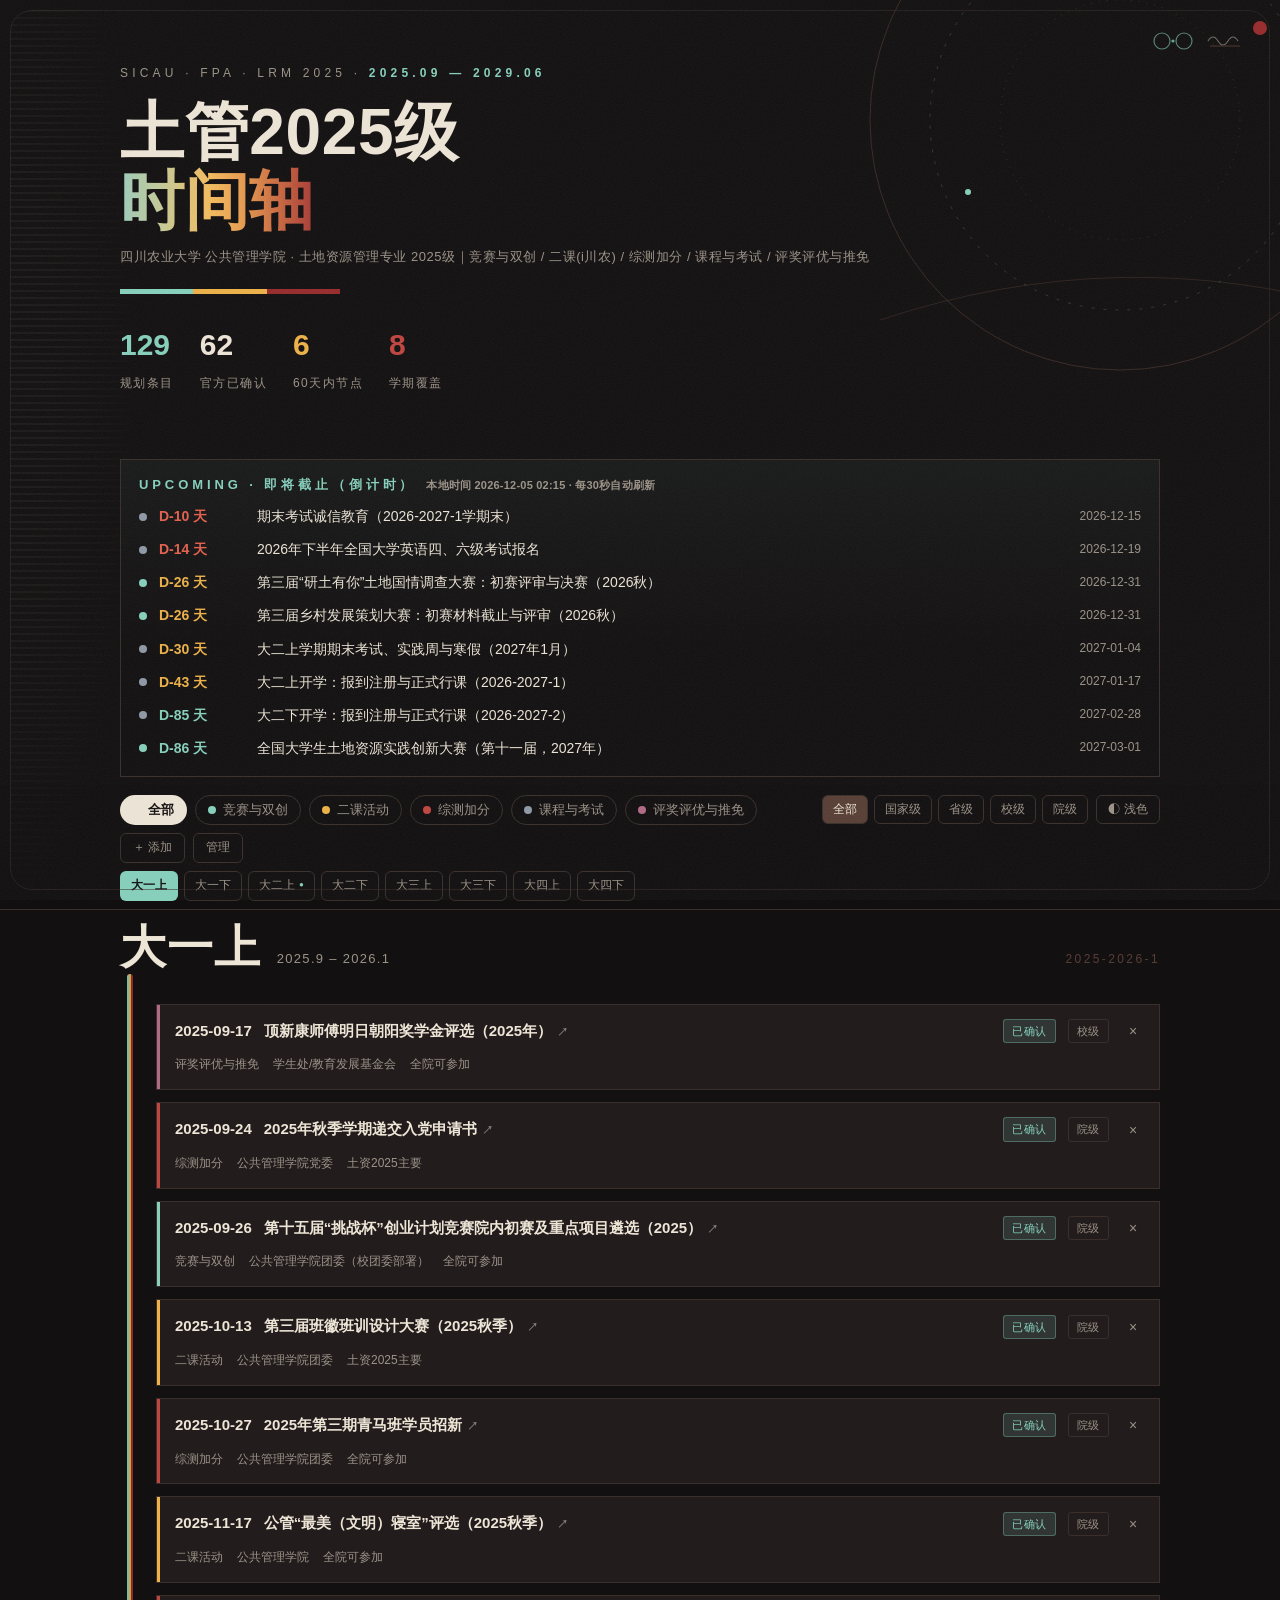
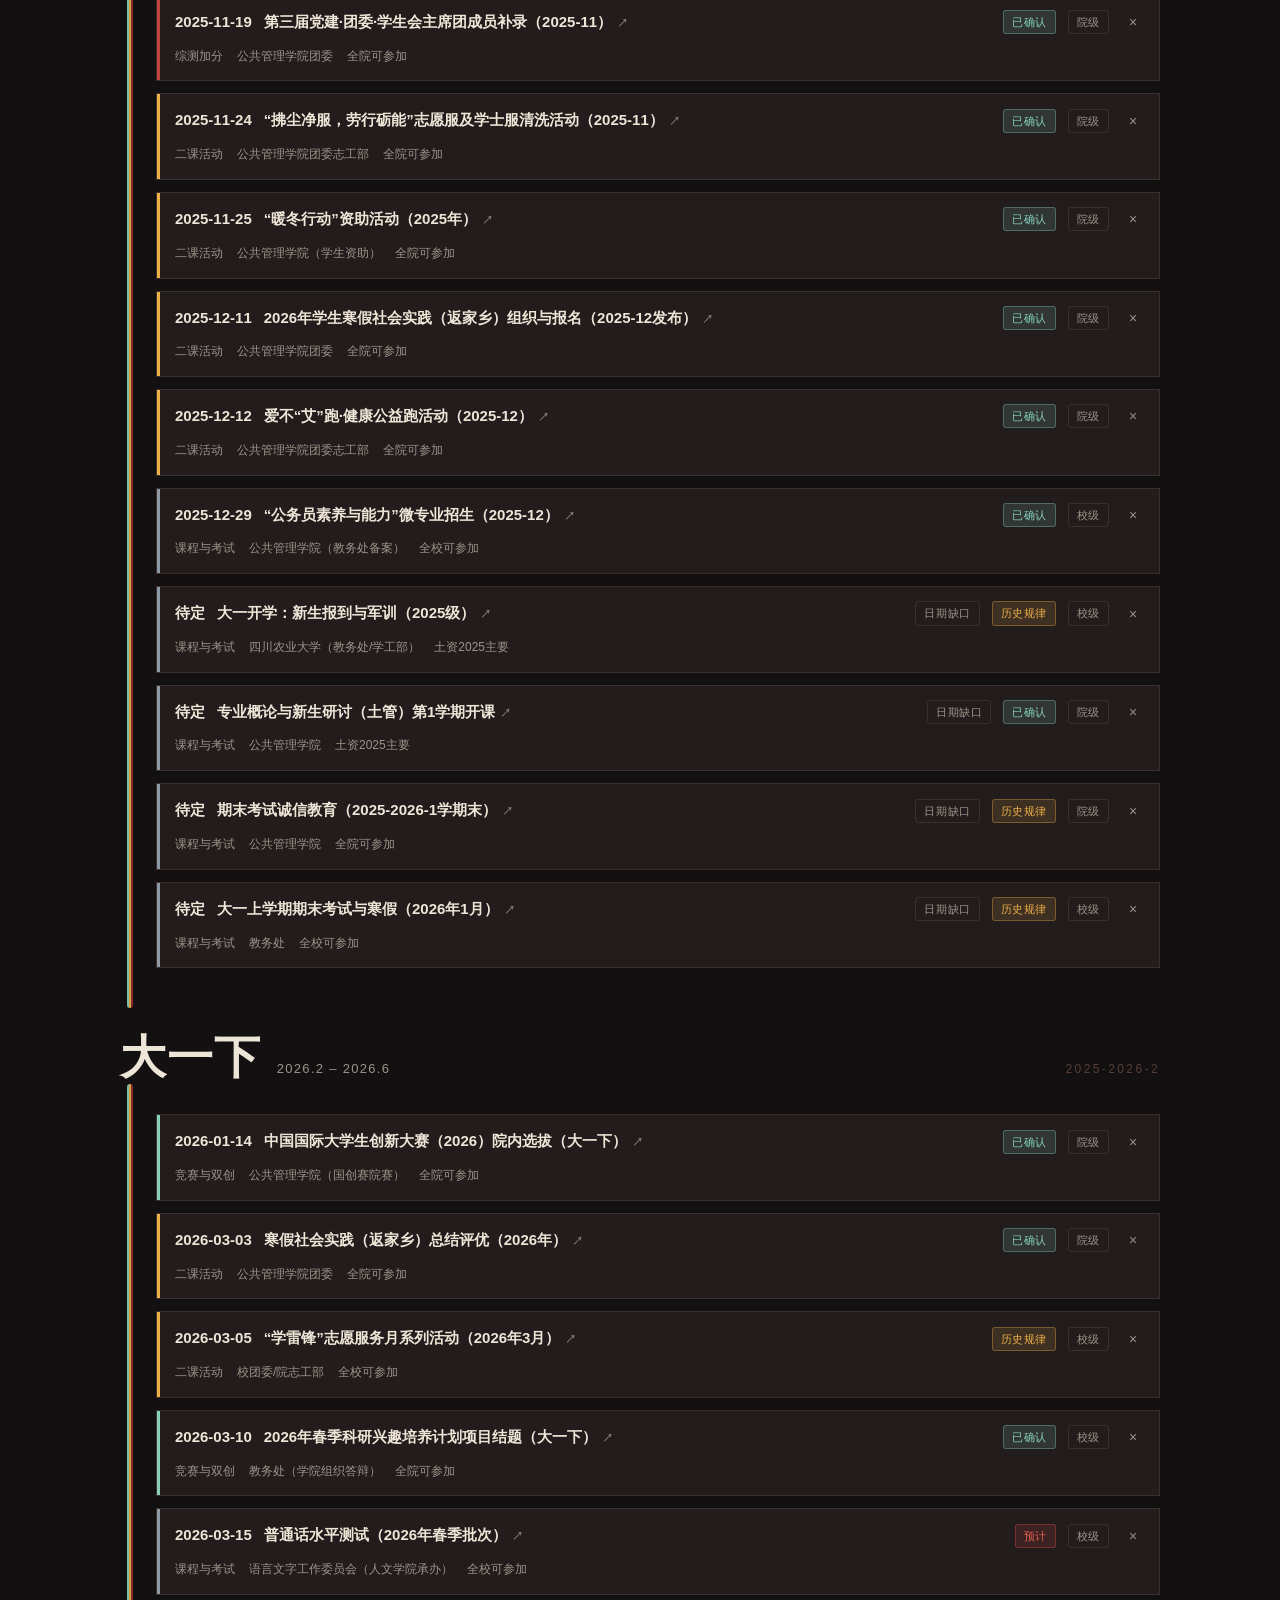
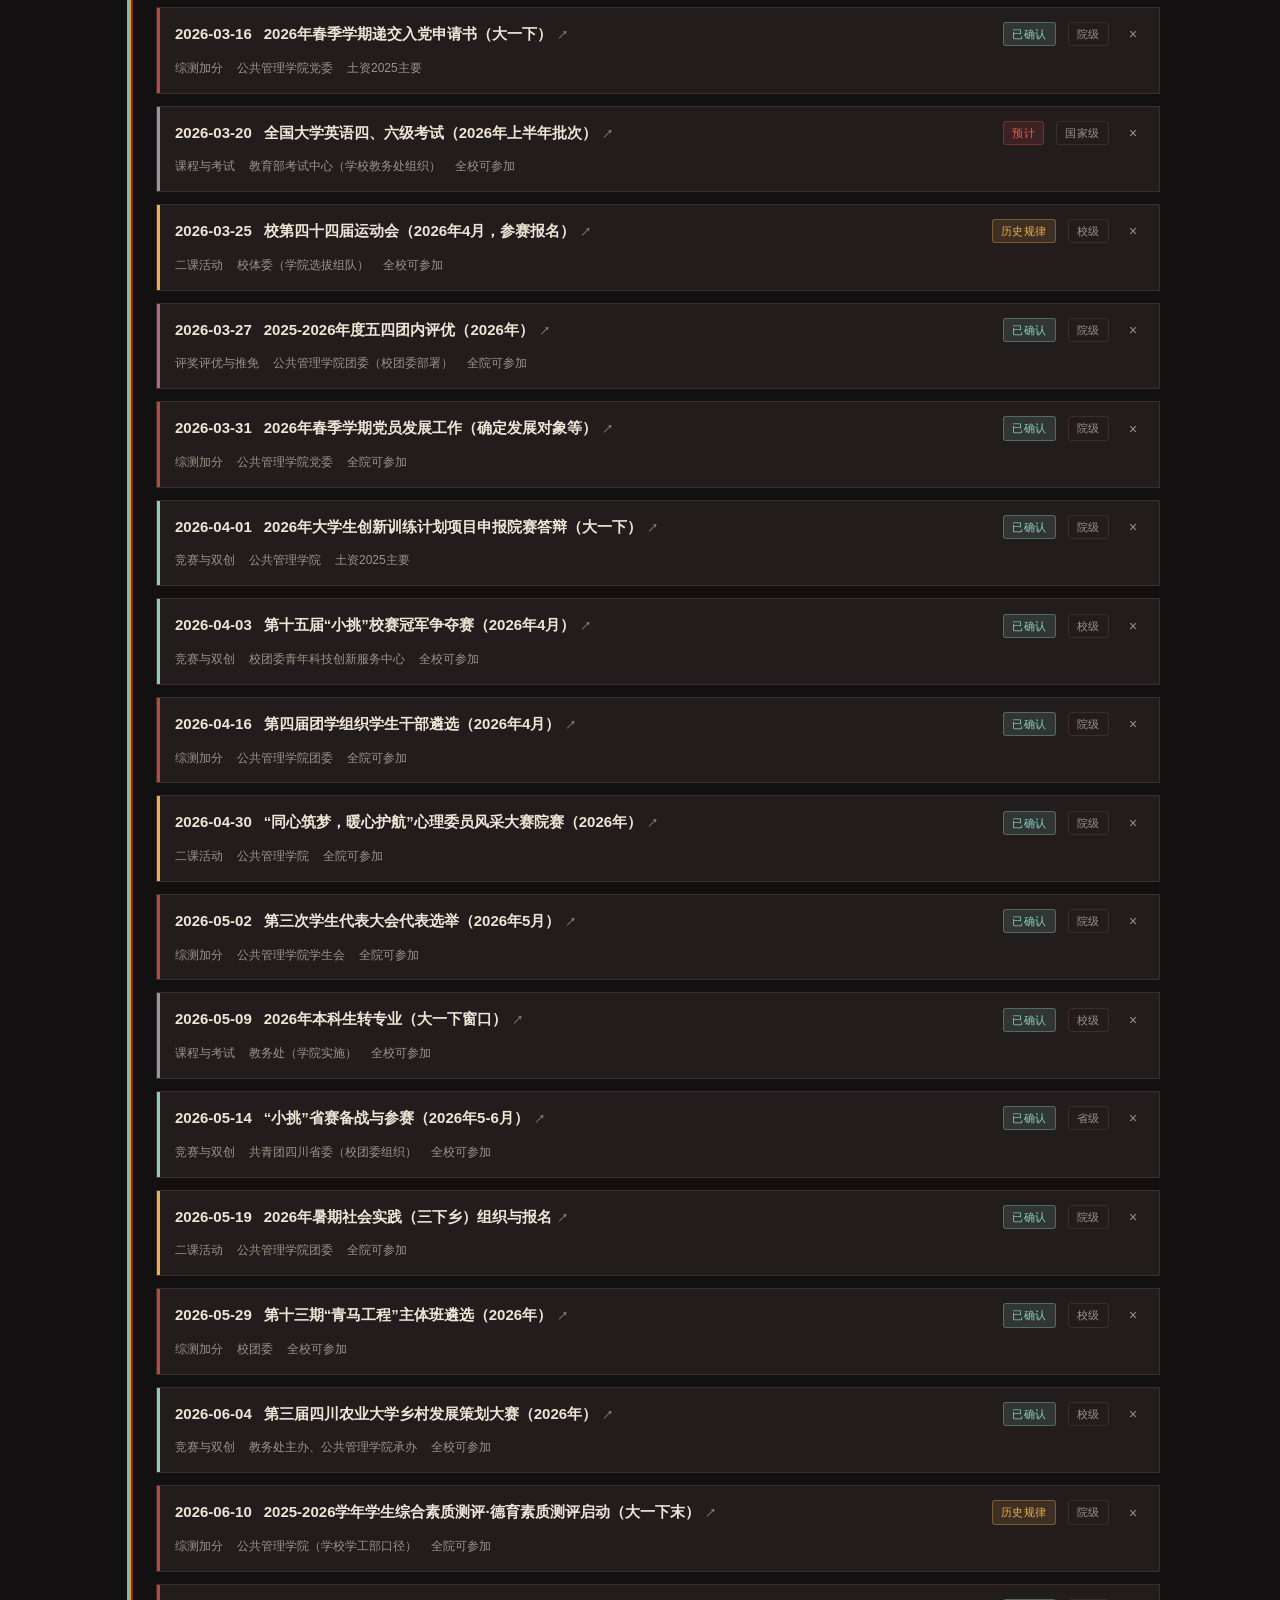
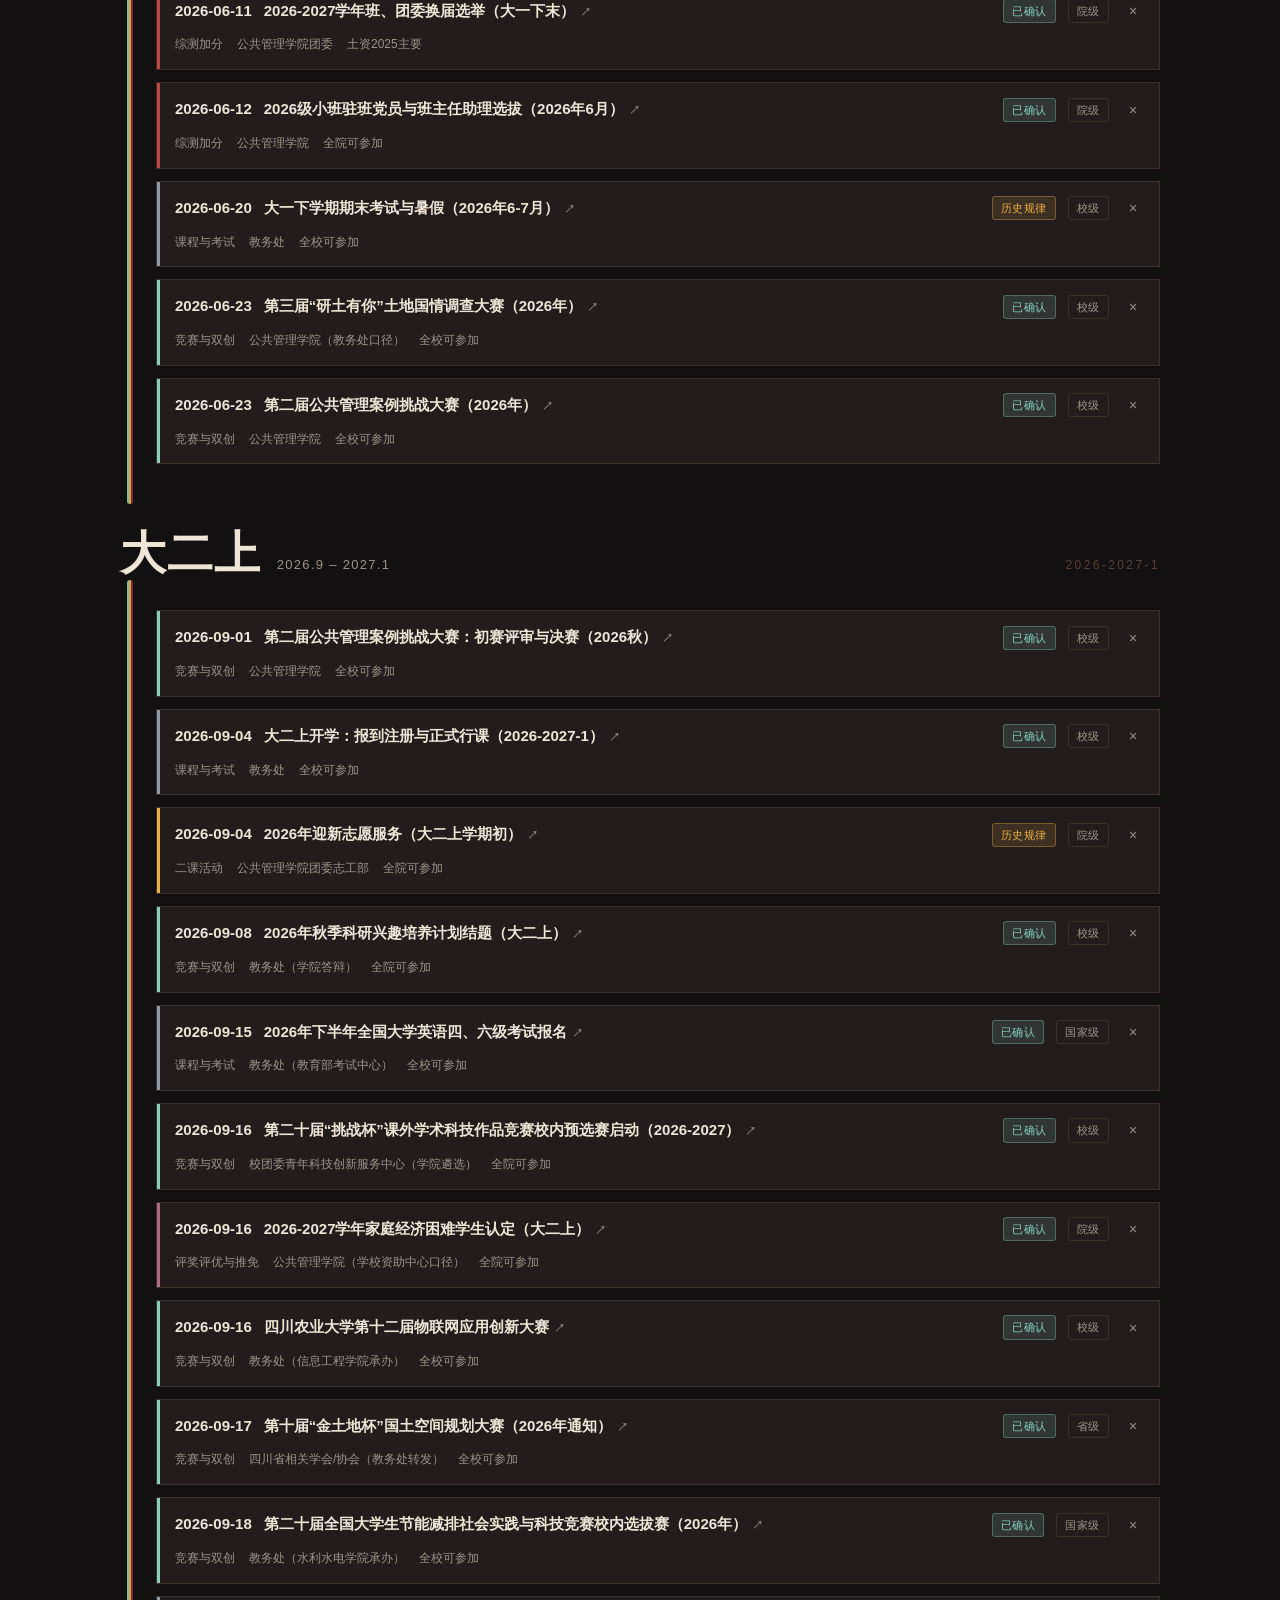
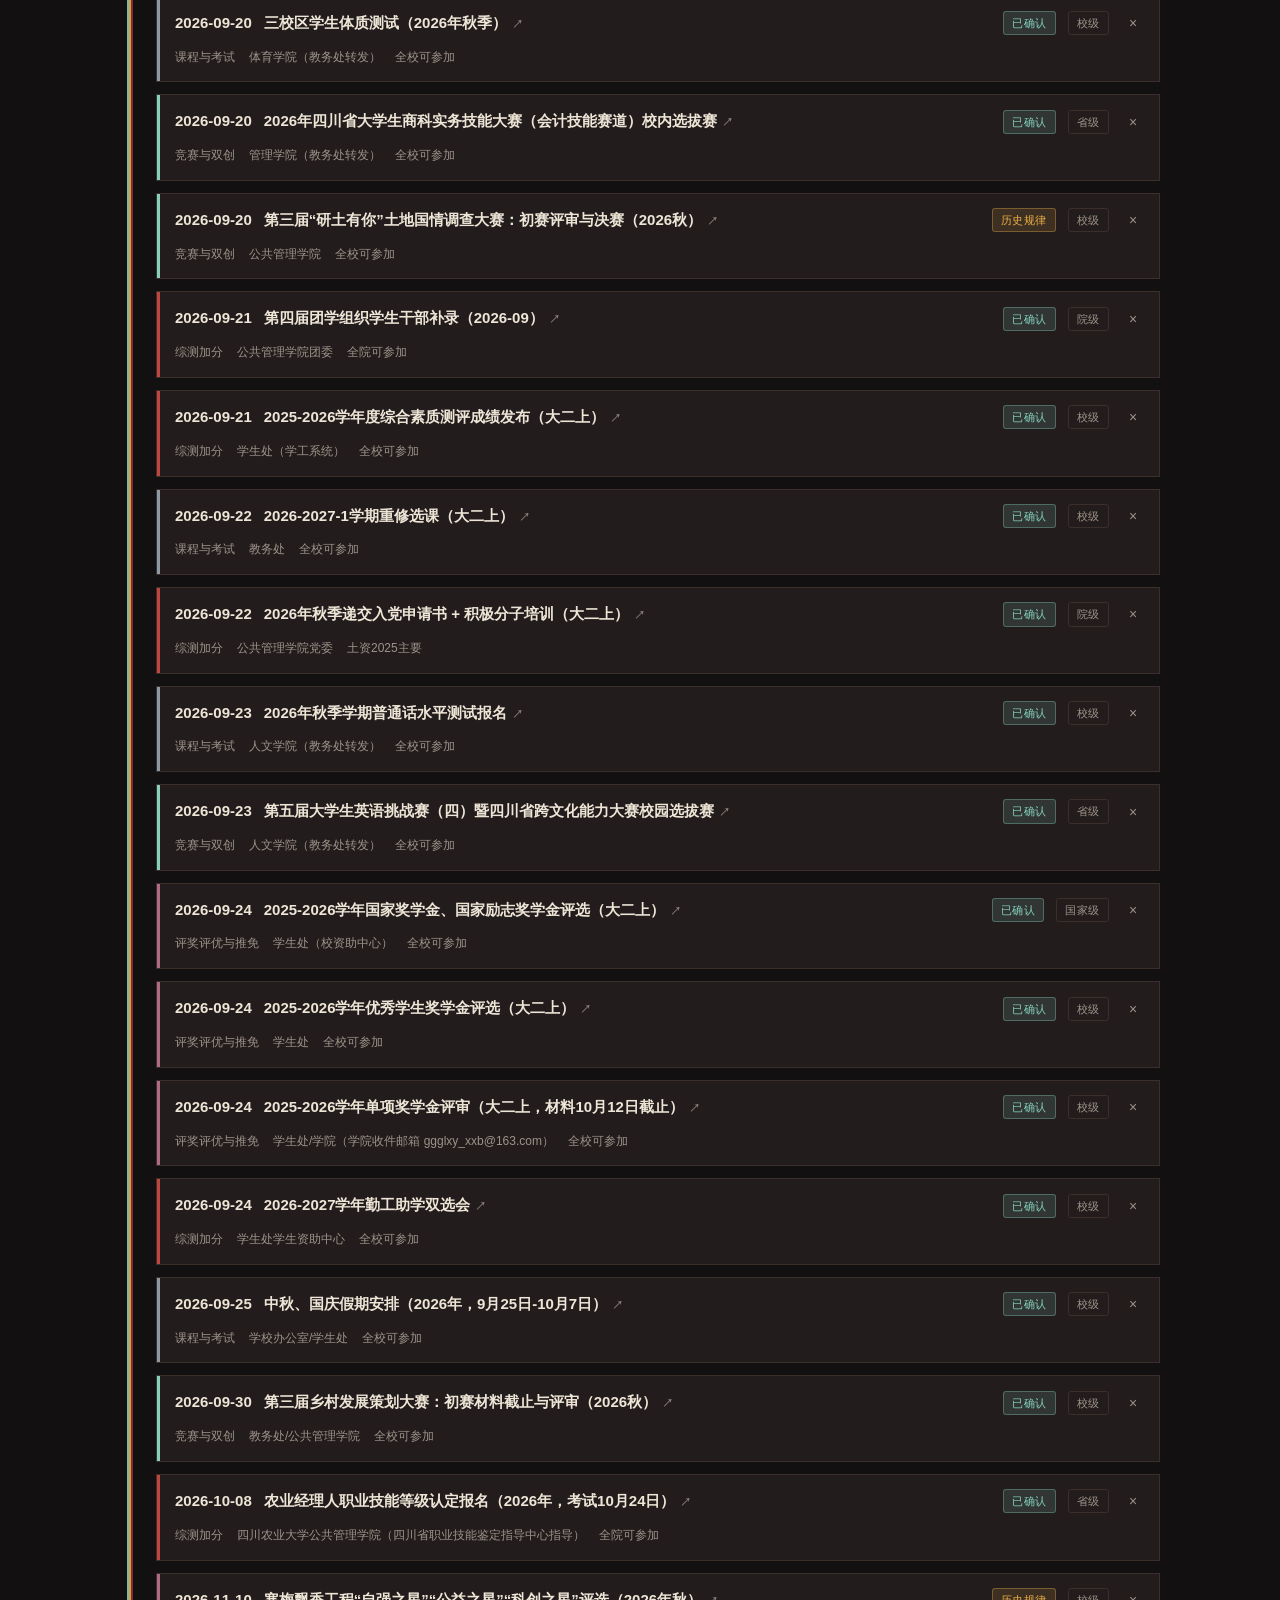
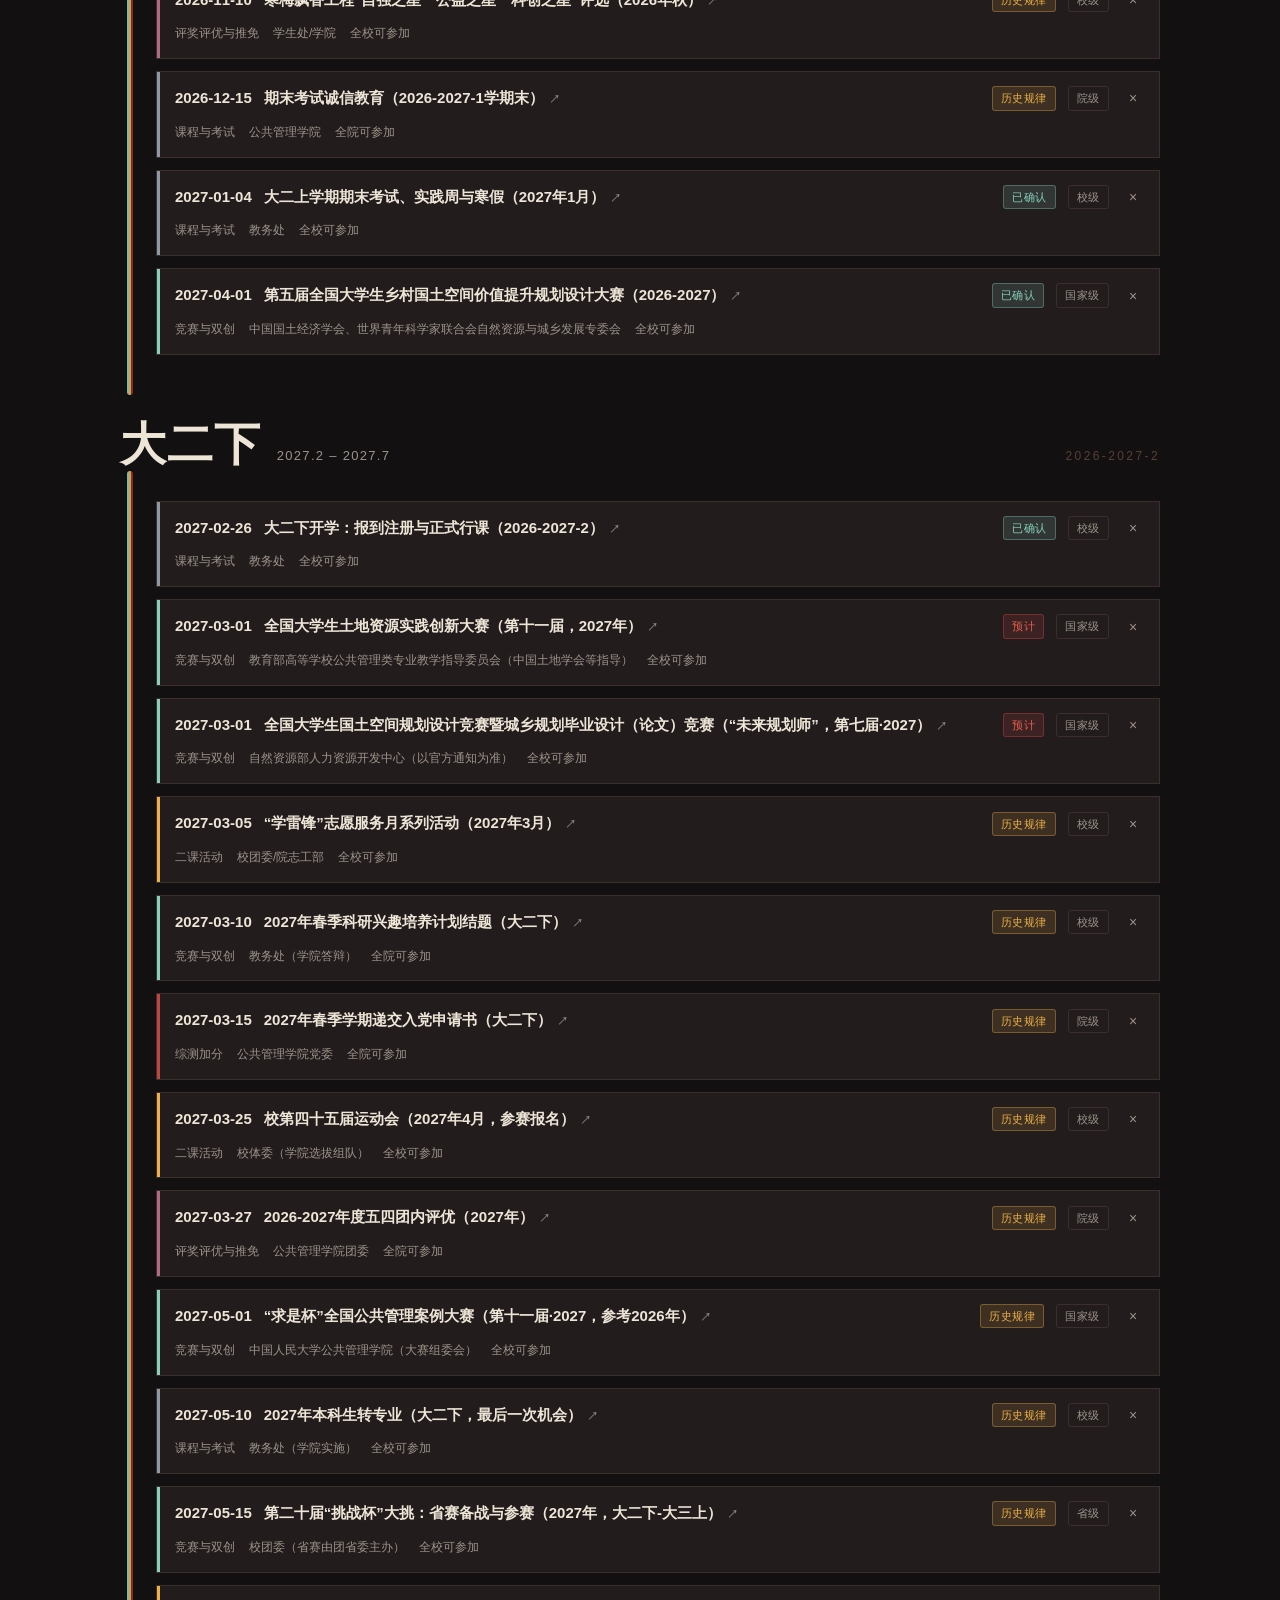
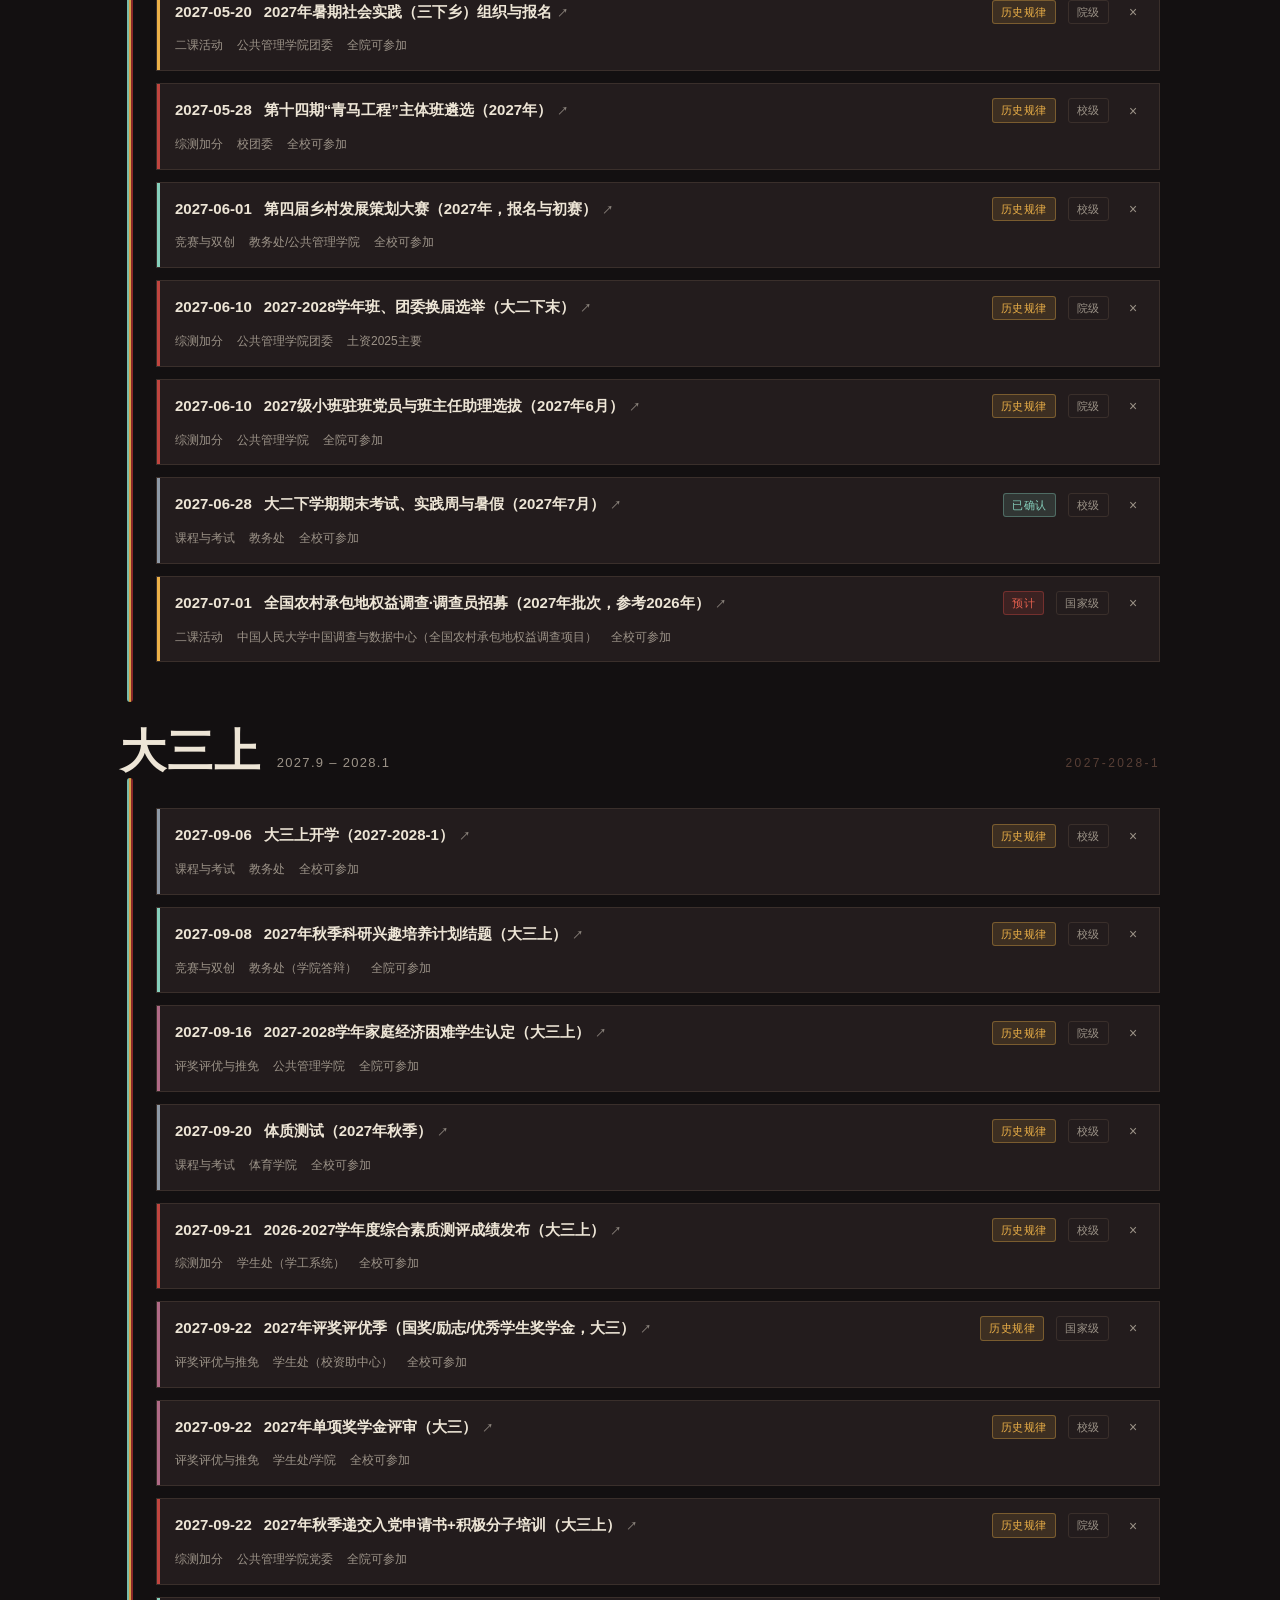
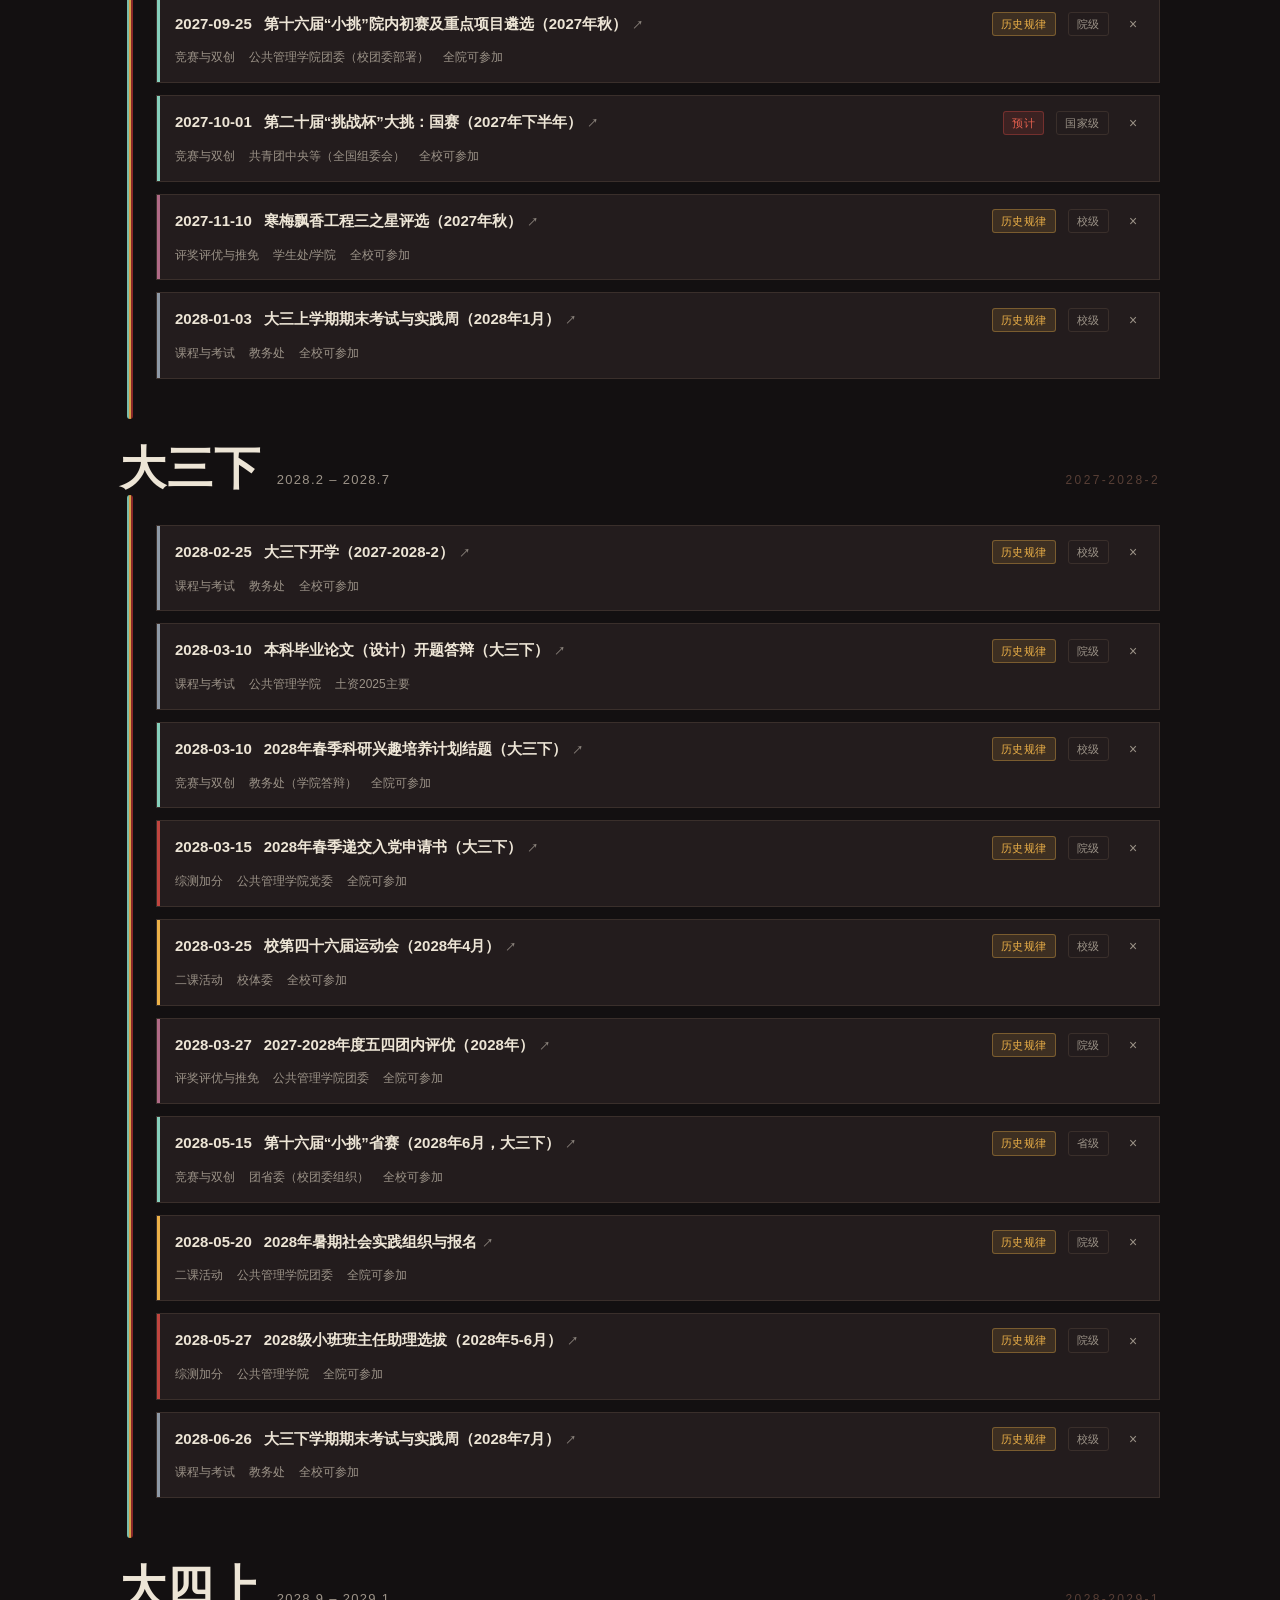
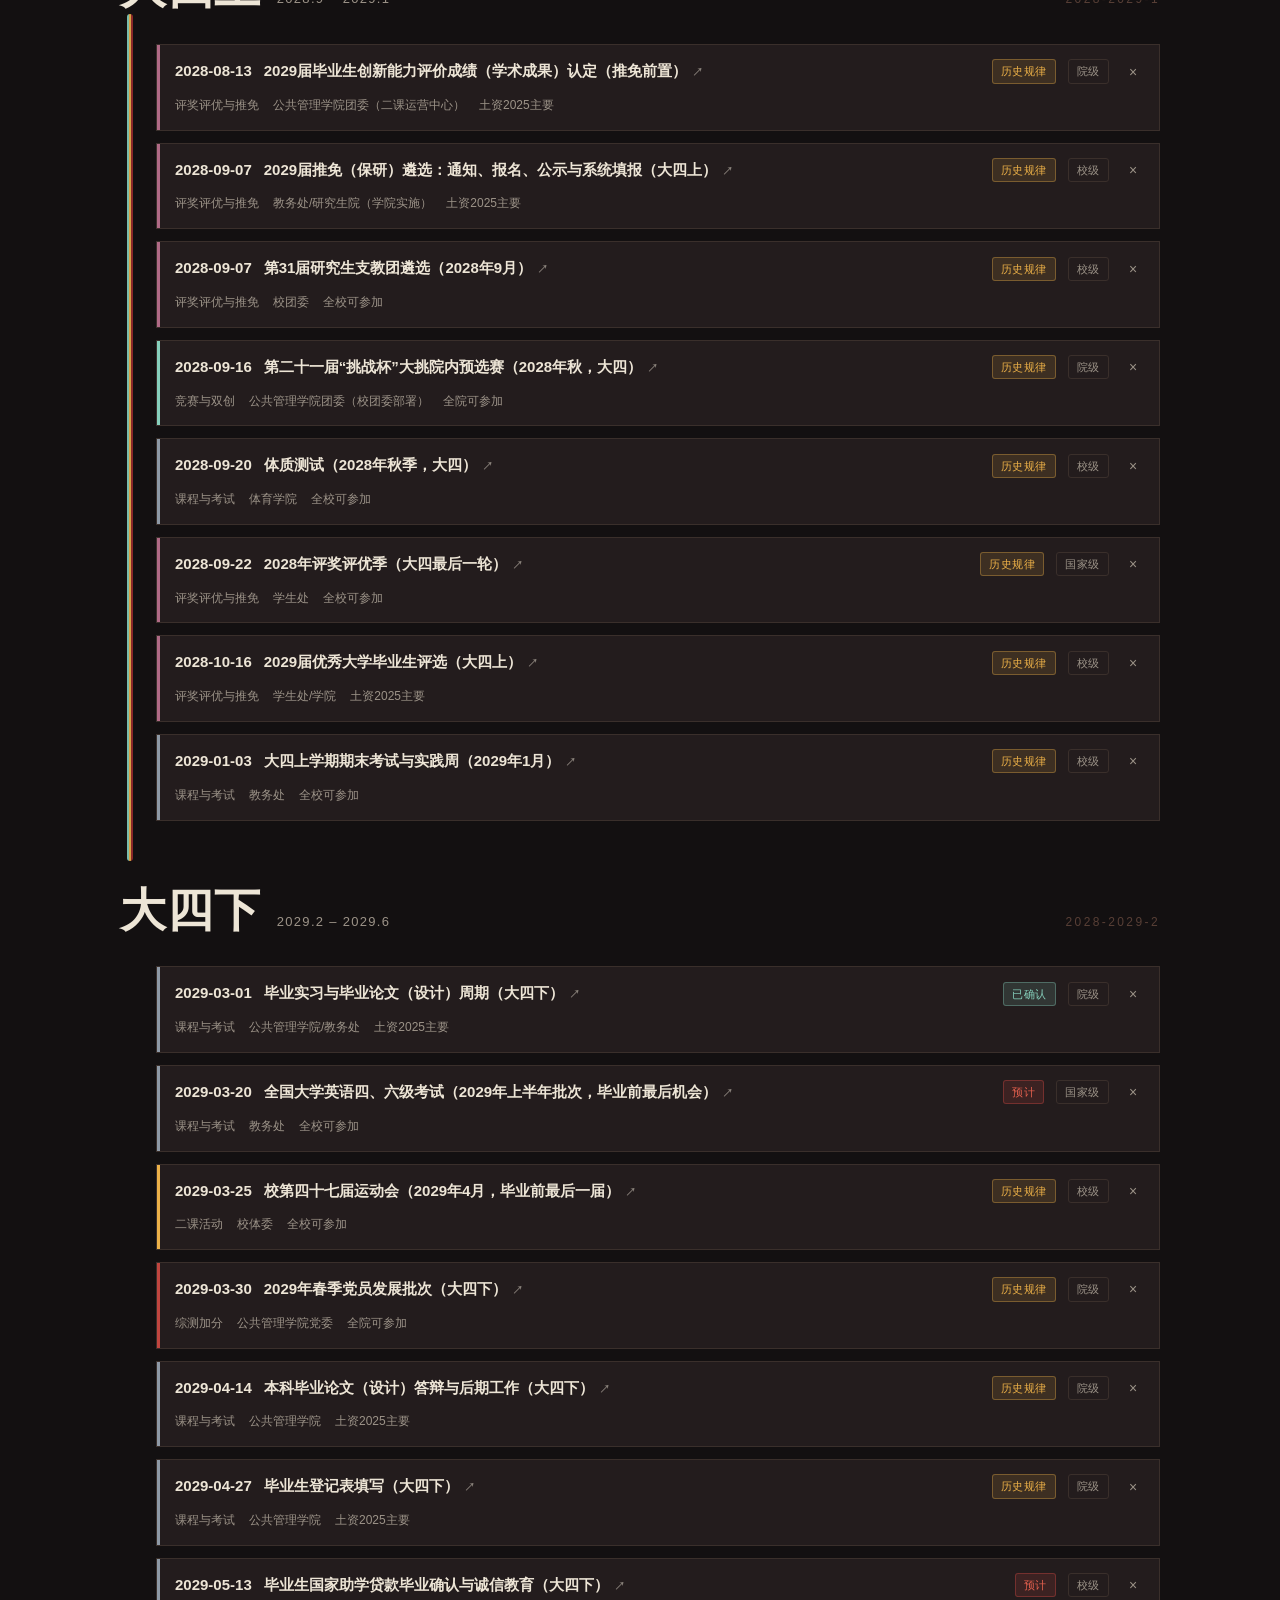
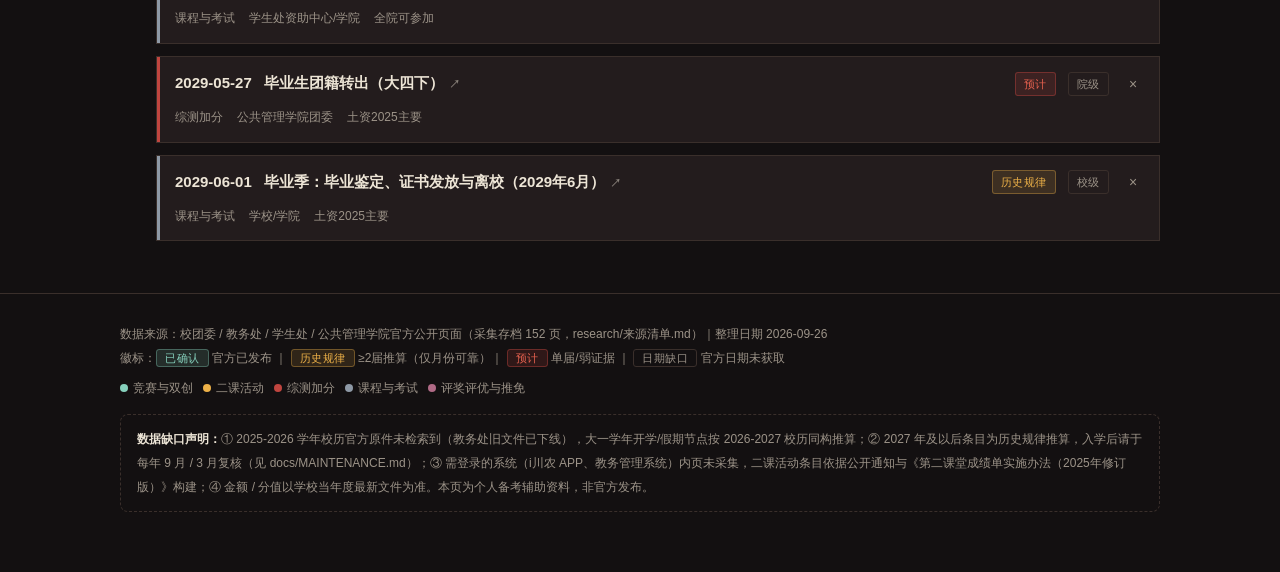
<file: index.html>
<!DOCTYPE html>
<html lang="zh-CN">
<head>
<meta charset="UTF-8">
<meta name="viewport" content="width=device-width, initial-scale=1.0">
<title>Stay hungry, stay foolish.</title>
<meta name="description" content="SICAU · FPA · LRM 2025 · 2025.09 — 2029.06">
<meta property="og:title" content="Stay hungry, stay foolish.">
<meta property="og:description" content="SICAU · FPA · LRM 2025 · 2025.09 — 2029.06">
<meta property="og:type" content="website">
<meta property="og:url" content="https://sicau-timeline.pages.dev/">
<script src="assets/js/security.js?v=1.3"></script>
<link rel="icon" href="data:image/svg+xml,%3Csvg xmlns='http://www.w3.org/2000/svg' viewBox='0 0 32 32'%3E%3Crect width='32' height='32' rx='6' fill='%23131011'/%3E%3Crect x='7' y='6' width='5' height='20' fill='%2386D0BC'/%3E%3Crect x='13.5' y='6' width='5' height='20' fill='%23EDB148'/%3E%3Crect x='20' y='6' width='5' height='20' fill='%23982B2C'/%3E%3C/svg%3E">
<link rel="stylesheet" href="assets/css/style.css?v=1.3">
</head>
<body>

<!-- ======== 开场动画：WELCOME → 三色竖带线性上穿 → 变细左移成一镜到底轴线 ======== -->
<div id="intro" aria-hidden="true">
  <div class="intro-band"></div>
  <div class="intro-welcome">
    <span class="en"><svg class="w" viewBox="0 0 112 72" aria-hidden="true"><polygon points="0,0 18,0 67,72 49,72"/><polygon points="49,0 67,0 67,72 49,72"/><polygon points="49,0 67,0 112,72 94,72"/><polygon points="94,0 112,0 112,72 94,72"/></svg>ELCOME</span>
    <span class="cn">欢迎</span>
    <span class="bars"><u></u><u></u><u></u></span>
  </div>
</div>

<!-- 取景框 / 扫描线 / 右上角科技小图标（纯装饰） -->
<div class="frame" aria-hidden="true"></div>
<div class="scanlines" aria-hidden="true"></div>
<div class="corner-ico" aria-hidden="true">
  <svg width="46" height="22" viewBox="0 0 46 22" fill="none">
    <circle cx="12" cy="11" r="8" stroke="#86D0BC" stroke-opacity=".7" stroke-width="1.2"/>
    <circle cx="34" cy="11" r="8" stroke="#86D0BC" stroke-opacity=".7" stroke-width="1.2"/>
    <circle cx="23" cy="11" r="1.6" fill="#86D0BC" fill-opacity=".9"/>
  </svg>
  <svg width="40" height="20" viewBox="0 0 40 20" fill="none">
    <path d="M2 10 Q7 2 12 10 T22 10 T32 10" stroke="#9C9388" stroke-opacity=".8" stroke-width="1.2"/>
    <path d="M4 15 h30" stroke="#583F36" stroke-width="1"/>
  </svg>
</div>

<header>
  <svg class="arcs reveal d0" viewBox="0 0 560 560" fill="none" aria-hidden="true">
    <circle cx="280" cy="280" r="250" stroke="#583F36" stroke-opacity=".55"/>
    <circle cx="280" cy="280" r="190" stroke="#86D0BC" stroke-opacity=".22" stroke-dasharray="3 9"/>
    <circle cx="280" cy="280" r="120" stroke="#EDB148" stroke-opacity=".18" stroke-dasharray="1 7"/>
    <circle cx="420" cy="188" r="7" fill="#982B2C"/>
    <circle cx="128" cy="352" r="3" fill="#86D0BC"/>
    <path d="M40 480 Q 280 400 520 470" stroke="#583F36" stroke-opacity=".4"/>
  </svg>
  <div class="wrap">
    <div class="kicker reveal d1">SICAU · FPA · LRM 2025 · <b>2025.09 — 2029.06</b></div>
    <h1 class="reveal d2">土管2025级<br><span class="gradtxt">时间轴</span></h1>
    <p class="sub reveal d3">四川农业大学 公共管理学院 · 土地资源管理专业 2025级｜竞赛与双创 / 二课(i川农) / 综测加分 / 课程与考试 / 评奖评优与推免</p>
    <div class="colorbar reveal d3"><i></i><i></i><i></i></div>
    <div class="stats reveal d4" id="stats"></div>
  </div>
</header>

<div class="wrap">
  <section class="upcoming reveal d5" aria-label="即将截止">
    <h2>UPCOMING · 即将截止（倒计时）<span id="updTime"></span></h2>
    <div class="up-list" id="upcoming"></div>
  </section>
</div>

<div class="filters">
  <div class="wrap">
    <div class="chips" id="chips" role="group" aria-label="类别与级别筛选"></div>
    <div class="userbar"><button id="addBtn" type="button">＋ 添加</button><button id="manageBtn" type="button">管理</button></div>
    <nav class="semnav" id="semnav" aria-label="学期导航"></nav>
  </div>
</div>

<main class="wrap" id="timeline"></main>

<footer>
  <div class="wrap">
    数据来源：校团委 / 教务处 / 学生处 / 公共管理学院官方公开页面（采集存档 152 页，research/来源清单.md）｜整理日期 2026-09-26<br>
    徽标：<span class="badge confirmed">已确认</span> 官方已发布 ｜ <span class="badge pattern">历史规律</span> ≥2届推算（仅月份可靠）｜ <span class="badge predicted">预计</span> 单届/弱证据 ｜ <span class="badge gap">日期缺口</span> 官方日期未获取
    <div class="cl">
      <i><span class="dot" style="background:var(--c-competition)"></span>竞赛与双创</i>
      <i><span class="dot" style="background:var(--c-second)"></span>二课活动</i>
      <i><span class="dot" style="background:var(--c-eval)"></span>综测加分</i>
      <i><span class="dot" style="background:var(--c-course)"></span>课程与考试</i>
      <i><span class="dot" style="background:var(--c-award)"></span>评奖评优与推免</i>
    </div>
    <div class="gaps">
      <b>数据缺口声明：</b>① 2025-2026 学年校历官方原件未检索到（教务处旧文件已下线），大一学年开学/假期节点按 2026-2027 校历同构推算；② 2027 年及以后条目为历史规律推算，入学后请于每年 9 月 / 3 月复核（见 docs/MAINTENANCE.md）；③ 需登录的系统（i川农 APP、教务管理系统）内页未采集，二课活动条目依据公开通知与《第二课堂成绩单实施办法（2025年修订版）》构建；④ 金额 / 分值以学校当年度最新文件为准。本页为个人备考辅助资料，非官方发布。
    </div>
  </div>
</footer>

<div id="userModal" hidden></div>

<script src="data/events.js?v=1.3"></script>
<script src="assets/js/user-layer.js?v=1.3"></script>
<script src="assets/js/app.js?v=1.3"></script>
</body>
</html>
</file>
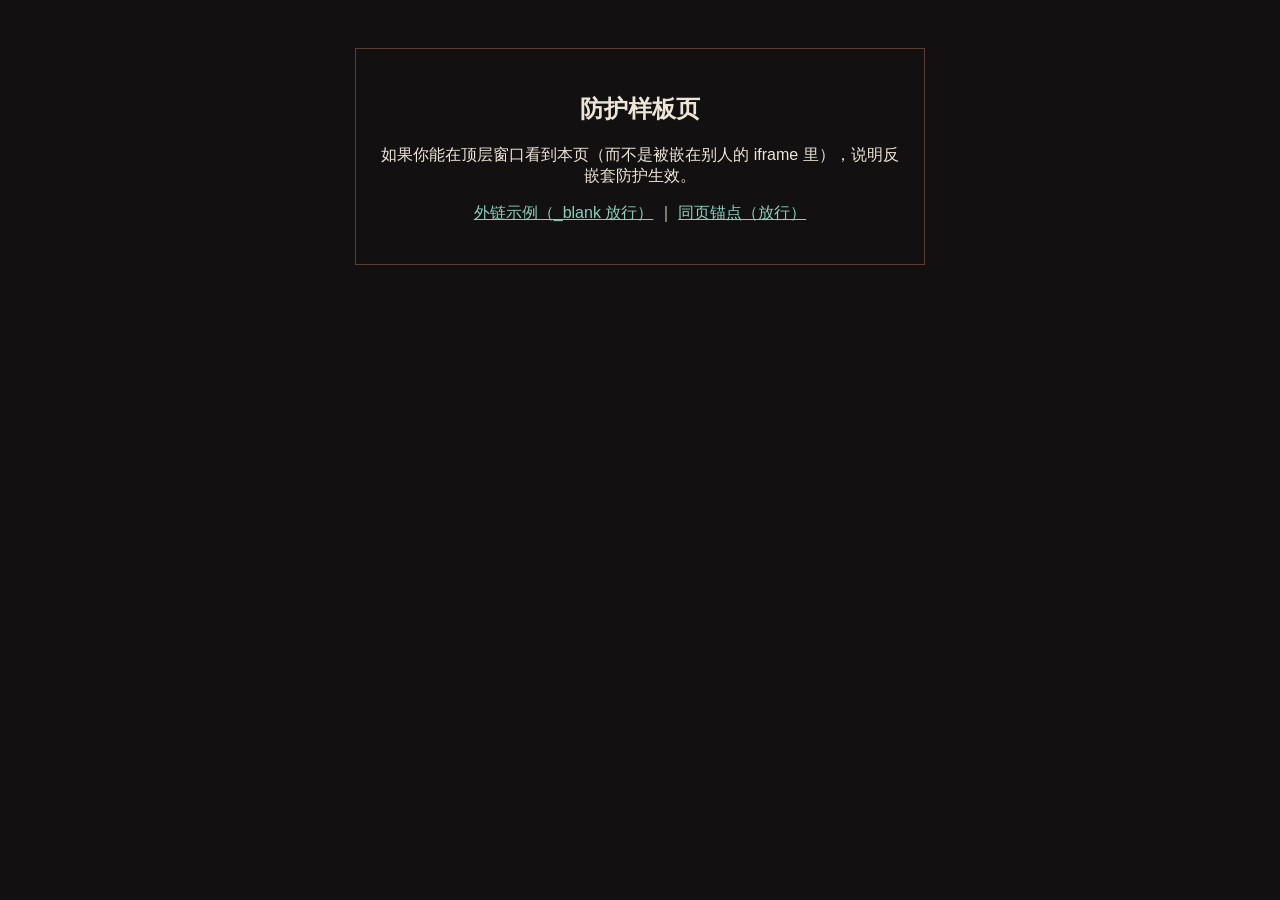
<file: tools/security-tests/attacker-frame.html>
<!DOCTYPE html>
<html lang="zh-CN">
<head>
<meta charset="UTF-8">
<title>攻击模拟页（本地测试用）</title>
<style>
body{background:#111;color:#ddd;font-family:"Microsoft YaHei",sans-serif;padding:20px}
iframe{width:100%;height:420px;border:2px dashed #c33;background:#000}
.note{color:#e88;font-size:13px}
</style>
</head>
<body>
<h1>⚠️ 攻击模拟页（本地测试用）</h1>
<p class="note">本页模拟"恶意站点把目标页面 iframe 嵌套"的场景。若目标页启用了反嵌套防护，
它应当跳出本 iframe 并占据顶层窗口（页面整体变成目标页）。</p>
<iframe id="victim" src="./protected-sample.html" referrerpolicy="no-referrer"></iframe>
<p class="note">iframe 内应显示防护样板页；如果 2 秒内它"逃逸"到了顶层（整页刷新为样板页），说明防护生效。</p>
</body>
</html>
</file>
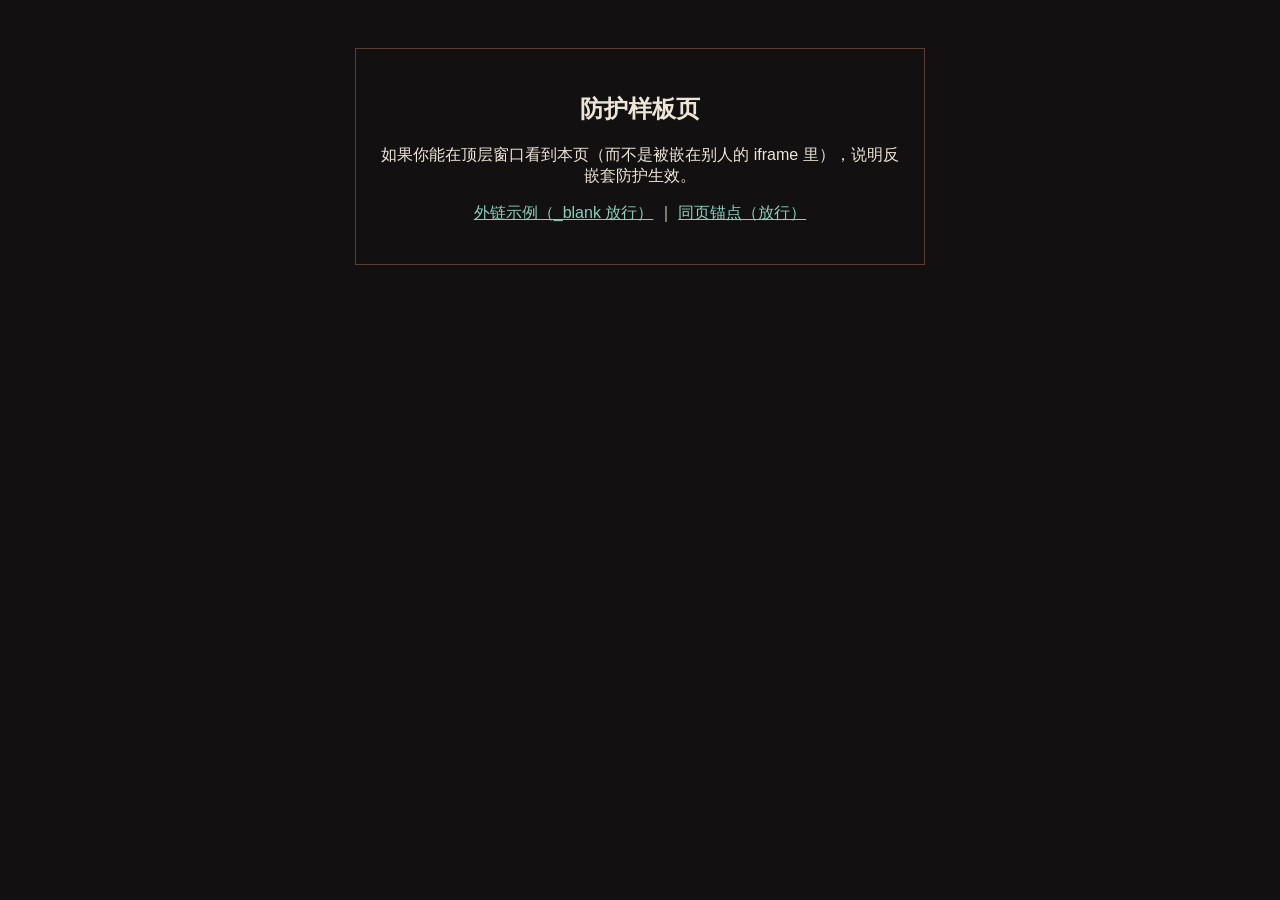
<file: tools/security-tests/protected-sample.html>
<!DOCTYPE html>
<html lang="zh-CN">
<head>
<meta charset="UTF-8">
<meta name="viewport" content="width=device-width, initial-scale=1.0">
<title>防护样板页（本地测试用）</title>
<!-- ==================== 安全样板（可整体复制走） ====================
  HTTP 头版本（Nginx / Cloudflare Pages _headers，优先级最高）：
    X-Frame-Options: DENY
    X-Content-Type-Options: nosniff
    Content-Security-Policy: default-src 'self'; script-src 'self'; style-src 'self' 'unsafe-inline';
      img-src 'self' data:; font-src 'self'; object-src 'none'; frame-src 'none';
      frame-ancestors 'none'; base-uri 'self'; form-action 'self'; upgrade-insecure-requests
  Nginx 示例：
    add_header X-Frame-Options "DENY" always;
    add_header X-Content-Type-Options "nosniff" always;
    add_header Content-Security-Policy "default-src 'self'; script-src 'self'; style-src 'self' 'unsafe-inline'; img-src 'self' data:; font-src 'self'; object-src 'none'; frame-src 'none'; frame-ancestors 'none'; base-uri 'self'; form-action 'self'; upgrade-insecure-requests" always;
  说明：① frame-ancestors 只能通过 HTTP 头生效，meta 版本不支持（浏览器会忽略）；
        ② navigate-to 已被 CSP 规范移除、所有浏览器均未实现（写入只会产生控制台告警），
           跨域跳转拦截由脚本的点击拦截实现等效目标。
=================================================================================== -->
<script>
/* ---------- 页面级兜底防护（内联样板版） ---------- */
(function () {
  "use strict";
  var W = window, D = document;

  /* 1) 反 iframe 嵌套：被嵌则强制跳出到顶层（含 2s 巡检） */
  function bust() {
    try {
      if (W.top === W.self) return;
      var target = W.location.href;
      try { W.top.location.replace(target); return; } catch (e1) { }
      try { W.top.location.href = target; return; } catch (e2) { }
      try { W.top.location = target; return; } catch (e3) { }
      try { D.documentElement.style.visibility = "hidden"; } catch (e4) { }
      try { W.open(target, "_top"); } catch (e5) { }
    } catch (e) { }
  }
  bust();
  try { W.setInterval(bust, 2000); } catch (e) { }

  /* 2) 同源判断 */
  function isSame(u) {
    try { return new URL(u, W.location.href).origin === W.location.origin; }
    catch (e) { return false; }
  }

  /* 3) 拦截"当前窗口"向外部域名跳转（_blank 放行） */
  function closestA(n) {
    while (n && n.nodeType === 1) {
      var t = n.tagName;
      if (t && (t === "A" || t === "a")) return n;
      n = n.parentNode;
    }
    return null;
  }
  try {
    D.addEventListener("click", function (ev) {
      var a = closestA(ev.target);
      if (!a) return;
      var raw = a.getAttribute("href") || "";
      if (raw.slice(0, 11).toLowerCase() === "javascript:") { ev.preventDefault(); return; }
      if (raw.charAt(0) === "#" || raw === "") return;
      if (a.target && a.target !== "_self") return;
      if (!isSame(a.href)) ev.preventDefault();
    }, true);
  } catch (e) { }

  /* 4) location.assign / replace 守卫（不可伪造时静默跳过） */
  try {
    var _a = W.location.assign, _r = W.location.replace;
    try { W.location.assign = function (u) { if (isSame(u)) _a.call(W.location, u); }; } catch (e1) { }
    try { W.location.replace = function (u) { if (isSame(u)) _r.call(W.location, u); }; } catch (e2) { }
  } catch (e) { }

  /* 5) meta CSP（样板演示用；生产环境请优先用 HTTP 头） */
  try {
    if (/^https?:$/.test(W.location.protocol)) {
      var meta = D.createElement("meta");
      meta.setAttribute("http-equiv", "Content-Security-Policy");
      meta.setAttribute("content",
        "default-src 'self'; script-src 'self' 'unsafe-inline'; style-src 'self' 'unsafe-inline'; " +
        "img-src 'self' data:; font-src 'self'; object-src 'none'; frame-src 'none'; " +
        "base-uri 'self'; form-action 'self'; upgrade-insecure-requests");
      var head = D.head || D.documentElement;
      head.insertBefore(meta, head.firstChild);
    }
  } catch (e) { }
})();
</script>
<!-- ==================== 样板结束 ==================== -->
<style>
body{background:#131011;color:#EDE5D6;font-family:"Microsoft YaHei",sans-serif;padding:40px;text-align:center}
a{color:#86D0BC}
.box{border:1px solid #583F36;max-width:520px;margin:0 auto;padding:24px}
</style>
</head>
<body>
<div class="box">
<h2>防护样板页</h2>
<p>如果你能在顶层窗口看到本页（而不是被嵌在别人的 iframe 里），说明反嵌套防护生效。</p>
<p><a href="https://example.com/" target="_blank">外链示例（_blank 放行）</a> ｜ <a href="#top">同页锚点（放行）</a></p>
</div>
</body>
</html>
</file>
<file: assets/css/style.css>
/* ==========================================================================
   土管2025级·四年时间轴 — 样式系统
   方向A（暗色科技编辑风）+ 开场动画（参考 LONETRAIL 三色竖带 / 图2 WELCOME）
   基因色出处：research/palette.md（图1渐变 / 图2三色条实测）
   ========================================================================== */
/* 本地打包字体：Poppins ExtraBold（SIL OFL，仅拉丁子集 7.8KB）
   + URW Gothic Demi（AGPL v3 + 字体嵌入例外；ITC Avant Garde Gothic 系血缘字体） */
@font-face{
  font-family:"Poppins";
  src:url("../fonts/poppins-800-latin.woff2") format("woff2");
  font-weight:800; font-style:normal; font-display:swap;
}
@font-face{
  font-family:"URWGothic";
  src:url("../fonts/URWGothic-Demi.otf") format("opentype");
  font-weight:600; font-style:normal; font-display:swap;
}
:root{
  /* 基因色（实测原值，A6 验收项） */
  --gene-ink:#131011;      /* 图2 近黑底 */
  --gene-ink-2:#231C1D;    /* 图2 深褐黑 */
  --gene-brown:#583F36;    /* 图2 深褐 */
  --gene-teal:#86D0BC;     /* 图2 三色条·青（实测） */
  --gene-amber:#EDB148;    /* 图2 三色条·琥珀（实测） */
  --gene-red:#982B2C;      /* 图2 三色条·红（实测） */
  --gene-paper:#EDE5D6;    /* 图2 纸白 */
  --gene-gray:#9C9388;     /* 图2 半调灰 */
  /* 渐变（图1 扫描线） */
  --grad:linear-gradient(180deg,#9DCCBC 0%,#CAC992 22%,#F3BC5E 42%,#E89E51 60%,#CC6E43 78%,#A83B36 100%);
  --grad-h:linear-gradient(90deg,#9DCCBC,#CAC992 24%,#F3BC5E 46%,#E89E51 62%,#CC6E43 80%,#A83B36);
}
/* 暗色主题（默认） */
body{
  --bg:var(--gene-ink); --bg2:var(--gene-ink-2); --card-hover:#2A2223;
  --txt:var(--gene-paper); --dim:var(--gene-gray); --line:#3A2F2B;
  --c-competition:#86D0BC; --c-second:#EDB148; --c-eval:#C0453F;
  --c-course:#8E99A6; --c-award:#B06A86;
  --ok:#86D0BC; --ok-bg:rgba(134,208,188,.15); --ok-bd:rgba(134,208,188,.35);
  --pt:#EDB148; --pt-bg:rgba(237,177,72,.13); --pt-bd:rgba(237,177,72,.35);
  --pr:#E4604E; --pr-bg:rgba(192,69,63,.16); --pr-bd:rgba(192,69,63,.42);
  --chip-on-txt:var(--gene-ink);
  --noise-opacity:.06;
}
/* 浅色主题 */
body.light{
  --bg:#F4EFE4; --bg2:#FFFFFF; --card-hover:#FFFFFF;
  --txt:#131011; --dim:#6B6259; --line:#D9CFC0;
  --c-competition:#2E9E8F; --c-second:#C98A1E; --c-eval:#A83B36;
  --c-course:#4A5560; --c-award:#8E3A5C;
  --ok:#1F6D61; --ok-bg:rgba(46,158,143,.14); --ok-bd:rgba(46,158,143,.4);
  --pt:#8A6210; --pt-bg:rgba(201,138,30,.16); --pt-bd:rgba(201,138,30,.45);
  --pr:#A83B36; --pr-bg:rgba(168,59,54,.12); --pr-bd:rgba(168,59,54,.4);
  --chip-on-txt:#F4EFE4;
  --noise-opacity:.04;
}
*{margin:0;padding:0;box-sizing:border-box}
html{scroll-behavior:smooth}
body{
  background:var(--bg); color:var(--txt); overflow-x:hidden;
  font-family:"Segoe UI","PingFang SC","Microsoft YaHei",sans-serif;
  font-size:15px; line-height:1.65;
  transition:background .25s,color .25s;
}
/* 噪点（SVG feTurbulence 生成，无外部资源） */
body::before{
  content:""; position:fixed; inset:0; pointer-events:none; z-index:940; opacity:var(--noise-opacity);
  background-image:url("data:image/svg+xml;utf8,<svg xmlns='http://www.w3.org/2000/svg' width='160' height='160'><filter id='n'><feTurbulence type='fractalNoise' baseFrequency='0.85' numOctaves='2'/><feColorMatrix type='saturate' values='0'/></filter><rect width='160' height='160' filter='url(%23n)'/></svg>");
}
/* 取景框 + 左缘扫描线 + 右上 ∞ 图标（参考图氛围，纯装饰） */
.frame{position:fixed; inset:10px; border:1px solid var(--line); border-radius:22px; pointer-events:none; z-index:930; opacity:.55}
.scanlines{position:fixed; left:10px; top:10px; bottom:10px; width:150px; pointer-events:none; z-index:931; opacity:.5;
  background:repeating-linear-gradient(180deg, rgba(156,147,136,.16) 0 2px, transparent 2px 7px);
  -webkit-mask-image:radial-gradient(120% 90% at 0% 40%, #000 25%, transparent 75%);
  mask-image:radial-gradient(120% 90% at 0% 40%, #000 25%, transparent 75%);
  border-radius:22px 0 0 22px;
}
.corner-ico{position:fixed; right:34px; top:30px; z-index:932; display:flex; gap:10px; align-items:center; opacity:.85; pointer-events:none}
.corner-ico svg{display:block}
@media (max-width:640px){ .scanlines{width:70px} .frame{inset:6px; border-radius:16px} .corner-ico{right:20px;top:20px} }

.wrap{max-width:1080px;margin:0 auto;padding:0 20px;position:relative;z-index:1}

/* ====================== 开场动画（≤1s，一镜到底） ====================== */
#intro{position:fixed; inset:0; z-index:960; background:var(--bg); display:flex; align-items:center; justify-content:center; overflow:hidden}
#intro.done{display:none}
.intro-band{
  position:absolute; left:50%; top:0; height:130vh; width:66px; margin-left:-33px;
  background:linear-gradient(90deg,var(--gene-teal) 0 33.4%,var(--gene-amber) 33.4% 66.7%,var(--gene-red) 66.7% 100%);
  box-shadow:0 0 30px rgba(237,177,72,.22), 0 0 80px rgba(152,43,44,.15);
  transform:translateY(115vh); will-change:transform,width,margin,opacity;
}
.intro-welcome{
  position:relative; z-index:2; text-align:center; color:#EDE5D6; opacity:0;
  font-weight:900; letter-spacing:.02em; will-change:opacity,transform;
}
.intro-welcome .en{display:block; font-size:clamp(44px,7.4vw,84px); line-height:1.05;
  font-family:"URWGothic","URW Gothic","Century Gothic","Poppins",sans-serif; font-weight:600; letter-spacing:.03em}
/* W 为手绘 SVG：「V（右侧垂直）+ N」拼合，复刻参考图的右倾结构 */
.intro-welcome .en .w{height:.72em;width:auto;display:inline-block;fill:currentColor;vertical-align:-.005em;margin-right:.015em}
.intro-welcome .cn{display:block; font-size:clamp(30px,5vw,56px); margin-top:4px}
.intro-welcome .bars{display:flex; gap:6px; justify-content:center; margin-top:18px}
.intro-welcome .bars u{display:block; width:44px; height:6px; border-radius:2px; transform:scaleX(0); transform-origin:left center}
.intro-welcome .bars u:nth-child(1){background:var(--gene-teal)}
.intro-welcome .bars u:nth-child(2){background:var(--gene-amber)}
.intro-welcome .bars u:nth-child(3){background:var(--gene-red)}
/* 阶段类由 app.js 添加
   ph1(0ms) 欢迎语淡入 → ph2(80ms) 竖带线性上升 → ph3(380ms) 欢迎语淡出
   → ph4(480ms) 竖带变细/左移/收尾淡出 → 660ms 总幕布撤除，标题花纹渐现 → 卡片级联 */
#intro.ph1 .intro-welcome{animation:wIn .18s ease-out forwards}
#intro.ph1 .intro-welcome .bars u{animation:barIn .18s ease-out forwards}
#intro.ph1 .intro-welcome .bars u:nth-child(2){animation-delay:.04s}
#intro.ph1 .intro-welcome .bars u:nth-child(3){animation-delay:.08s}
#intro.ph2 .intro-band{animation:bandRise .4s linear forwards}
#intro.ph3 .intro-welcome{animation:wOut .15s ease-in forwards}
#intro.ph4 .intro-band{animation:bandMorph .18s cubic-bezier(.55,.06,.4,1) forwards}
@keyframes wIn{from{opacity:0;transform:translateY(10px)}to{opacity:1;transform:translateY(0)}}
@keyframes wOut{from{opacity:1;transform:translateY(0)}to{opacity:0;transform:translateY(-8px) scale(.98)}}
@keyframes barIn{to{transform:scaleX(1)}}
@keyframes bandRise{from{transform:translateY(115vh)}to{transform:translateY(-12vh)}}
@keyframes bandMorph{
  from{transform:translateY(-12vh); width:66px; margin-left:-33px; opacity:1; left:50%}
  to  {transform:translateY(-94vh); width:6px;  margin-left:-3px;  opacity:0;
       left:max(29px, calc((100vw - 1080px) / 2 + 29px))}
}
@media (prefers-reduced-motion: reduce){ #intro{display:none} }

/* 页面整体开场隐藏 → .ready 后渐现（标题/花纹 → 卡片级联由 app.js 控制） */
body:not(.ready) .reveal{opacity:0; transform:translateY(8px)}
body:not(.ready){overflow:hidden}
.reveal{transition:opacity .3s ease, transform .3s ease}
body.ready .reveal{opacity:1; transform:none}
body.ready .d0{transition-delay:0s}
body.ready .d1{transition-delay:.02s}
body.ready .d2{transition-delay:.05s}
body.ready .d3{transition-delay:.09s}
body.ready .d4{transition-delay:.12s}
body.ready .d5{transition-delay:.15s}

/* ====================== 头部 ====================== */
header{position:relative;padding:64px 0 30px;overflow:hidden}
header svg.arcs{position:absolute;right:-120px;top:-160px;width:560px;height:560px;opacity:.5;pointer-events:none}
.kicker{font-size:12px;letter-spacing:.35em;color:var(--dim);text-transform:uppercase;margin-bottom:14px}
.kicker b{color:var(--c-competition);font-weight:600}
h1{font-size:clamp(34px,6vw,64px);font-weight:900;line-height:1.08;letter-spacing:.01em}
h1 .gradtxt{background:var(--grad-h);-webkit-background-clip:text;background-clip:text;color:transparent}
h1 .thin{color:var(--dim);font-weight:300}
.sub{margin-top:10px;color:var(--dim);font-size:13px;letter-spacing:.04em;max-width:760px}
.colorbar{display:flex;height:5px;width:220px;margin-top:22px}
.colorbar i{flex:1}
.colorbar i:nth-child(1){background:var(--gene-teal)}
.colorbar i:nth-child(2){background:var(--gene-amber)}
.colorbar i:nth-child(3){background:var(--gene-red)}
.stats{display:flex;gap:26px;flex-wrap:wrap;margin-top:26px}
.stat b{display:block;font-size:30px;font-weight:900;font-variant-numeric:tabular-nums}
.stat span{font-size:12px;color:var(--dim);letter-spacing:.12em}
.stat b.c1{color:var(--c-competition)} .stat b.c2{color:var(--c-second)} .stat b.c3{color:var(--c-eval)}

/* ====================== 即将截止 ====================== */
.upcoming{margin:34px 0 8px;border:1px solid var(--line);background:linear-gradient(180deg,rgba(134,208,188,.05),transparent 60%)}
.upcoming h2{font-size:13px;letter-spacing:.3em;color:var(--c-competition);padding:14px 18px 0}
#updTime{font-size:11px;color:var(--dim);letter-spacing:.02em;margin-left:10px}
.up-list{padding:10px 18px 16px;display:grid;grid-template-columns:minmax(0,1fr);gap:10px}
.up-item{display:flex;align-items:center;gap:12px;font-size:14px;min-width:0}
.up-item .dot{width:8px;height:8px;border-radius:50%;flex:none}
.up-item .cd{font-weight:900;font-variant-numeric:tabular-nums;white-space:nowrap;min-width:86px;color:var(--c-second)}
.up-item .cd.hot{color:var(--pr)}
.up-item .cd.ok{color:var(--c-competition)}
.up-item .t{flex:1;min-width:0;overflow:hidden;text-overflow:ellipsis;white-space:nowrap;color:var(--txt)}
.up-item .d{color:var(--dim);font-size:12px;white-space:nowrap}

/* ====================== 筛选与导航（吸附） ====================== */
.filters{position:sticky;top:0;z-index:50;background:color-mix(in srgb, var(--bg) 92%, transparent);backdrop-filter:blur(8px);border-bottom:1px solid var(--line);padding:10px 0 8px}
.chips{display:flex;gap:8px;flex-wrap:wrap;align-items:center}
.chip{display:inline-flex;align-items:center;gap:7px;padding:5px 12px;border:1px solid var(--line);border-radius:999px;background:transparent;color:var(--dim);cursor:pointer;font-size:13px;transition:.18s;user-select:none}
.chip:hover{border-color:var(--dim)}
.chip .dot{width:8px;height:8px;border-radius:50%}
.chip.on{color:var(--chip-on-txt);font-weight:700;border-color:transparent}
.chip[data-cat="all"].on{background:var(--txt)}
.chip[data-cat="competition"].on{background:var(--c-competition)}
.chip[data-cat="second_classroom"].on{background:var(--c-second)}
.chip[data-cat="evaluation"].on{background:var(--c-eval);color:var(--gene-paper)}
body.light .chip[data-cat="evaluation"].on{color:#fff}
.chip[data-cat="course"].on{background:var(--c-course);color:var(--gene-paper)}
body.light .chip[data-cat="course"].on{color:#fff}
.chip[data-cat="award"].on{background:var(--c-award);color:var(--gene-paper)}
body.light .chip[data-cat="award"].on{color:#fff}
.chips .spacer{margin-left:auto}
.lvsel{display:flex;gap:6px}
.lvsel button,.theme-btn,.nav-toggle{background:transparent;border:1px solid var(--line);color:var(--dim);font-size:12px;padding:5px 10px;border-radius:6px;cursor:pointer;font-family:inherit}
.lvsel button.on{background:var(--gene-brown);color:var(--gene-paper)}
body.light .lvsel button.on{background:var(--txt);color:var(--bg)}
.theme-btn{min-width:64px}
.theme-btn:hover,.nav-toggle:hover{border-color:var(--dim);color:var(--txt)}
/* 学期导航行 */
.semnav{display:flex;gap:6px;flex-wrap:wrap;margin-top:8px}
.semnav a{font-size:12px;color:var(--dim);text-decoration:none;border:1px solid var(--line);border-radius:6px;padding:4px 10px;white-space:nowrap}
.semnav a:hover{color:var(--txt);border-color:var(--dim)}
.semnav a.now{color:var(--bg);background:var(--c-competition);border-color:transparent;font-weight:700}
body.light .semnav a.now{color:#fff}
.semnav a.cur::after{content:"●";font-size:8px;margin-left:4px;vertical-align:2px;color:var(--c-competition)}
.semnav a.now.cur::after{color:var(--bg)}
@media (max-width:700px){
  .chips{gap:6px}
  .chips .spacer{margin-left:0}
  .semnav{overflow-x:auto;flex-wrap:nowrap;padding-bottom:4px}
}

/* ====================== 时间轴 ====================== */
main{padding:38px 0 76px}
.sem{position:relative;margin-bottom:52px;scroll-margin-top:130px}
.sem-head{display:flex;align-items:baseline;gap:16px;margin-bottom:18px}
.sem-head .big{font-size:clamp(30px,4.6vw,46px);font-weight:900;letter-spacing:.02em}
.sem-head .range{color:var(--dim);font-size:13px;letter-spacing:.1em}
.sem-head .code{color:var(--gene-brown);font-size:12px;margin-left:auto;letter-spacing:.2em}
body.light .sem-head .code{color:var(--dim)}
.rail{position:absolute;left:7px;top:64px;bottom:-40px;width:6px;border-radius:3px;opacity:.9;
  background:linear-gradient(90deg,var(--gene-teal) 0 33.4%,var(--gene-amber) 33.4% 66.7%,var(--gene-red) 66.7% 100%)}
.sem:last-child .rail{display:none}
.cards{display:grid;grid-template-columns:minmax(0,1fr);gap:12px;padding-left:36px}
.card{position:relative;border:1px solid var(--line);background:var(--bg2);cursor:pointer;transition:border-color .2s,transform .2s,background .2s;overflow:hidden;min-width:0}
.card:hover{border-color:var(--gene-brown);transform:translateX(2px)}
body.light .card:hover{border-color:var(--dim)}
.card::before{content:"";position:absolute;left:0;top:0;bottom:0;width:3px}
.card[data-cat~="competition"]::before{background:var(--c-competition)}
.card[data-cat~="second_classroom"]::before{background:var(--c-second)}
.card[data-cat~="evaluation"]::before{background:var(--c-eval)}
.card[data-cat~="course"]::before{background:var(--c-course)}
.card[data-cat~="award"]::before{background:var(--c-award)}
.card .row1{display:flex;align-items:center;gap:12px;padding:14px 16px 12px 18px}
.card .when{font-variant-numeric:tabular-nums;font-weight:900;font-size:15px;white-space:nowrap}
.card .ttl{flex:1;min-width:0;font-weight:600;font-size:15px;overflow:hidden;text-overflow:ellipsis;white-space:nowrap}
a.ttl{color:inherit;text-decoration:none;cursor:pointer}
a.ttl:hover{text-decoration:underline;text-underline-offset:3px;color:var(--c-competition)}
a.ttl::after{content:"↗";font-size:11px;opacity:.5;margin-left:5px}
.card .row2{padding:0 16px 14px 18px;color:var(--dim);font-size:12px;display:flex;gap:14px;flex-wrap:wrap}
.badge{font-size:11px;padding:2px 8px;border-radius:3px;white-space:nowrap;letter-spacing:.05em}
.badge.confirmed{background:var(--ok-bg);color:var(--ok);border:1px solid var(--ok-bd)}
.badge.pattern{background:var(--pt-bg);color:var(--pt);border:1px solid var(--pt-bd)}
.badge.predicted{background:var(--pr-bg);color:var(--pr);border:1px solid var(--pr-bd)}
.badge.lv,.badge.gap{border:1px solid var(--line);color:var(--dim)}
.card .more{display:none;border-top:1px dashed var(--line);padding:14px 16px 16px 18px;font-size:13.5px}
.card.open .more{display:block}
.card.open{border-color:var(--dim);background:var(--card-hover)}
.more .seg{margin-bottom:9px}
.more .seg .k{color:var(--c-competition);font-size:12px;letter-spacing:.15em;margin-right:8px}
body.light .more .seg .k{color:var(--c-competition)}
.more b{color:var(--txt)}
.more .srcs{display:grid;gap:6px;margin-top:4px}
.more .srcs a{color:var(--c-competition);word-break:break-all;text-decoration:none;font-size:12.5px}
.more .srcs a:hover{text-decoration:underline}
.more .srcs .pd{color:var(--dim);font-size:11.5px;margin-left:6px}
.more .basis{color:var(--dim);font-size:12.5px}
.tag{display:inline-block;font-size:11px;border:1px solid var(--line);border-radius:3px;padding:1px 7px;color:var(--dim);margin-right:6px}
.empty{color:var(--dim);border:1px dashed var(--line);padding:30px;text-align:center;letter-spacing:.1em}
/* 卡片级联出现 */
.card.pop{opacity:0;transform:translateY(10px)}
.card.pop.shown{opacity:1;transform:none;transition:opacity .3s ease,transform .3s ease}

/* ====================== 页脚 ====================== */
footer{border-top:1px solid var(--line);padding:28px 0 60px;color:var(--dim);font-size:12px;line-height:2;position:relative;z-index:1}
footer .cl{display:inline-flex;gap:10px;flex-wrap:wrap;margin-top:6px}
footer .cl i{display:inline-flex;align-items:center;gap:5px;font-style:normal}
footer .cl .dot{width:8px;height:8px;border-radius:50%}
footer .gaps{margin-top:14px;border:1px dashed var(--line);padding:12px 16px;border-radius:8px;color:var(--dim)}
footer .gaps b{color:var(--txt)}

/* ====================== 移动端（按页面宽度自动换行排布） ====================== */
@media (max-width:720px){
  /* 事件卡：第一行 = 日期 + 徽标；名称独占第二行、完整多行显示 */
  .card .row1{flex-wrap:wrap;row-gap:5px}
  .card .when{order:1}
  .card .badge{order:1}
  .card .ttl{order:2;flex:1 1 100%;white-space:normal;overflow:visible;text-overflow:clip;line-height:1.45;padding-right:2px}
  /* 即将截止：第一行 = 倒计时 + 日期；名称换行显示 */
  .up-item{flex-wrap:wrap;row-gap:2px}
  .up-item .cd{order:1}
  .up-item .dot{order:1}
  .up-item .d{order:1;margin-left:auto}
  .up-item .t{order:2;flex:1 1 100%;white-space:normal;overflow:visible;text-overflow:clip;line-height:1.45}
}

/* ====================== v1.1 个人条目层（.userlayer） ====================== */
/* 工具栏（沿用 .theme-btn 视觉语言） */
.userbar{display:flex;gap:8px;flex-wrap:wrap;margin-top:8px}
.userbar button{background:transparent;border:1px solid var(--line);color:var(--dim);font-size:12px;padding:5px 12px;border-radius:6px;cursor:pointer;font-family:inherit;min-height:30px}
.userbar button:hover:not(:disabled){border-color:var(--dim);color:var(--txt)}
.userbar button:disabled{opacity:.45;cursor:not-allowed}
/* 自定义徽标（中性色，随主题） */
.badge.custom{background:color-mix(in srgb, var(--c-course) 16%, transparent);color:var(--c-course);border:1px solid color-mix(in srgb, var(--c-course) 42%, transparent)}
/* 卡片删除按钮 */
.card .del{order:1;flex:none;display:inline-flex;align-items:center;justify-content:center;width:20px;height:20px;margin-left:2px;border-radius:6px;border:1px solid transparent;background:transparent;color:var(--dim);font-size:14px;line-height:0;cursor:pointer;padding:0}
.card .del:hover{color:#E4604E;border-color:color-mix(in srgb, #E4604E 45%, transparent);background:color-mix(in srgb, #E4604E 12%, transparent)}
/* 模态框 */
#userModal{position:fixed;inset:0;z-index:1000;background:rgba(10,9,10,.62);display:flex;align-items:center;justify-content:center;padding:20px}
#userModal[hidden]{display:none}
.tl-dialog{width:min(600px,100%);max-height:86vh;overflow:auto;background:var(--bg2);border:1px solid var(--line);border-radius:12px;padding:20px 22px;color:var(--txt);box-shadow:0 24px 60px rgba(0,0,0,.45)}
.tl-dialog.tl-hide,.tl-hide{display:none}
.tl-dialog h3{margin:0 0 12px;font-size:16px;letter-spacing:.04em}
.tl-sec{border-top:1px solid var(--line);margin-top:14px;padding-top:12px}
.tl-sec h4{margin:0 0 8px;font-size:13px;color:var(--dim);letter-spacing:.08em}
.tl-row{margin-bottom:10px}
.tl-row label{display:block;font-size:12px;color:var(--dim);margin-bottom:4px;letter-spacing:.05em}
.tl-dialog input[type="text"],.tl-dialog input[type="date"],.tl-dialog input[type="url"],.tl-dialog select,.tl-input{width:100%;box-sizing:border-box;background:transparent;border:1px solid var(--line);border-radius:8px;color:var(--txt);font:inherit;font-size:13px;padding:8px 10px;min-height:36px}
.tl-dialog input:focus,.tl-dialog select:focus{outline:1px solid var(--c-competition);border-color:var(--c-competition)}
.tl-2col{display:grid;grid-template-columns:1fr 1fr;gap:10px}
.tl-chips{display:flex;gap:8px;flex-wrap:wrap}
.uchip{display:inline-flex;align-items:center;gap:6px;padding:6px 12px;border:1px solid var(--line);border-radius:999px;background:transparent;color:var(--dim);font-size:13px;cursor:pointer;min-height:36px;font-family:inherit}
.uchip .dot{width:8px;height:8px;border-radius:50%}
.uchip.on{color:var(--chip-on-txt);font-weight:700;border-color:transparent}
.uchip[data-cat="competition"].on{background:var(--c-competition)}
.uchip[data-cat="second_classroom"].on{background:var(--c-second)}
.uchip[data-cat="evaluation"].on{background:var(--c-eval);color:var(--gene-paper)}
body.light .uchip[data-cat="evaluation"].on{color:#fff}
.uchip[data-cat="course"].on{background:var(--c-course);color:var(--gene-paper)}
body.light .uchip[data-cat="course"].on{color:#fff}
.uchip[data-cat="award"].on{background:var(--c-award);color:var(--gene-paper)}
body.light .uchip[data-cat="award"].on{color:#fff}
.tl-hint{font-size:12px;color:var(--c-competition);margin-top:-4px;margin-bottom:8px;min-height:16px}
.tl-hint.warn{color:var(--pt)}
.tl-err{display:none;border:1px solid var(--pr-bd);background:var(--pr-bg);color:var(--pr);border-radius:8px;padding:8px 10px;font-size:12.5px;margin:8px 0}
.tl-err.show{display:block}
.tl-err button{margin-top:8px}
.tl-actions{display:flex;gap:10px;justify-content:flex-end;margin-top:14px;flex-wrap:wrap}
.tl-actions[hidden]{display:none}
.tl-btn{min-height:38px;padding:8px 16px;border-radius:8px;font:inherit;font-size:13px;cursor:pointer;border:1px solid var(--line);background:transparent;color:var(--txt)}
.tl-btn:hover{border-color:var(--dim)}
.tl-btn.primary{background:var(--c-competition);color:var(--gene-ink);border-color:transparent;font-weight:700}
body.light .tl-btn.primary{color:#fff}
.tl-btn.danger{color:#E4604E;border-color:color-mix(in srgb, #E4604E 45%, transparent)}
body.light .tl-btn.danger{color:var(--pr)}
.tl-btn.ghost{color:var(--dim)}
.tl-list{display:grid;gap:8px}
.tl-item{display:flex;align-items:center;gap:10px;border:1px solid var(--line);border-radius:8px;padding:6px 10px}
.tl-item .t{flex:1;min-width:0;font-size:13px;overflow:hidden;text-overflow:ellipsis;white-space:nowrap}
.tl-item .tl-btn{min-height:32px;padding:4px 10px;font-size:12px}
.tl-sec .tl-actions{justify-content:flex-start;margin-top:10px}
.tl-note{font-size:12px;color:var(--dim);margin:6px 0;line-height:1.7}
.tl-toast{position:fixed;left:50%;bottom:34px;transform:translate(-50%,14px);background:var(--bg2);border:1px solid var(--line);color:var(--txt);padding:10px 18px;border-radius:999px;font-size:13px;z-index:1100;opacity:0;pointer-events:none;transition:opacity .22s,transform .22s;max-width:86vw;text-align:center}
.tl-toast.show{opacity:1;transform:translate(-50%,0)}
@media (max-width:720px){
  #userModal{align-items:flex-end;padding:0}
  .tl-dialog{width:100%;max-height:92vh;border-radius:16px 16px 0 0;padding:16px 16px 20px}
  .tl-actions .tl-btn{min-height:44px;flex:1}
  .tl-2col{grid-template-columns:1fr}
  .uchip{min-height:40px}
  .tl-item .tl-btn{min-height:40px}
  /* 卡片删除按钮：绝对定位右上角，避免 263px 行宽下换行成孤行 */
  .card .del{position:absolute;top:10px;right:10px;margin:0}
}

/* —— F8 定位编排：单次闪烁 / 黄色备份提示条 —— */
.card.flash{animation:tlFlash .3s ease-out 1}
@keyframes tlFlash{
  0%{box-shadow:0 0 0 0 rgba(237,177,72,0);transform:translateY(0)}
  35%{box-shadow:0 0 0 3px rgba(237,177,72,.85),0 0 26px 8px rgba(237,177,72,.35);transform:translateY(-1px)}
  100%{box-shadow:0 0 0 0 rgba(237,177,72,0);transform:translateY(0)}
}
@media (prefers-reduced-motion: reduce){
  .card.flash{animation:none;box-shadow:0 0 0 3px rgba(237,177,72,.8)}
}
.userToast{position:fixed;left:50%;bottom:24px;transform:translate(-50%,150%);opacity:.001;z-index:10001;width:calc(100% - 32px);max-width:560px;background:#EDB148;color:#131011;border:1px solid #C98F2B;border-radius:12px;padding:14px 44px 12px 16px;box-shadow:0 16px 44px rgba(0,0,0,.45);transition:transform .25s cubic-bezier(.22,.9,.32,1.08),opacity .2s}
.userToast.in{transform:translate(-50%,0);opacity:1}
.userToast.noanim,.userToast.noanim.in{transition:none}
.userToast .ut-title{font-weight:800;font-size:14px;letter-spacing:.02em}
.userToast .ut-body{font-size:12.5px;line-height:1.7;margin-top:4px;color:#3a2c10}
.userToast .ut-actions{display:flex;gap:10px;margin-top:10px;flex-wrap:wrap}
.userToast .ut-actions .tl-btn{border-color:rgba(19,16,17,.35);color:#131011;min-height:36px}
.userToast .ut-actions .tl-btn.primary{background:#131011;color:#F5E9CF;border-color:transparent;font-weight:700}
.userToast .ut-actions .tl-btn.ghost{color:#4a3a14}
.userToast .ut-close{position:absolute;right:8px;top:6px;width:32px;height:32px;border:0;background:transparent;color:#5a4718;font-size:20px;line-height:1;cursor:pointer;border-radius:8px}
.userToast .ut-close:hover{background:rgba(19,16,17,.12)}
.tl-code{width:100%;box-sizing:border-box;min-height:64px;max-height:120px;font:12px/1.5 Consolas,"Courier New",monospace;word-break:break-all;white-space:pre-wrap;background:transparent;border:1px solid var(--line);border-radius:8px;color:var(--txt);padding:8px 10px;margin-top:6px;resize:vertical}
.tl-sec#um-backup{scroll-margin-top:8px}
@media (max-width:720px){
  .userToast{bottom:12px;padding:12px 40px 10px 14px}
  .userToast .ut-actions .tl-btn{min-height:44px;flex:1}
}
</file>
